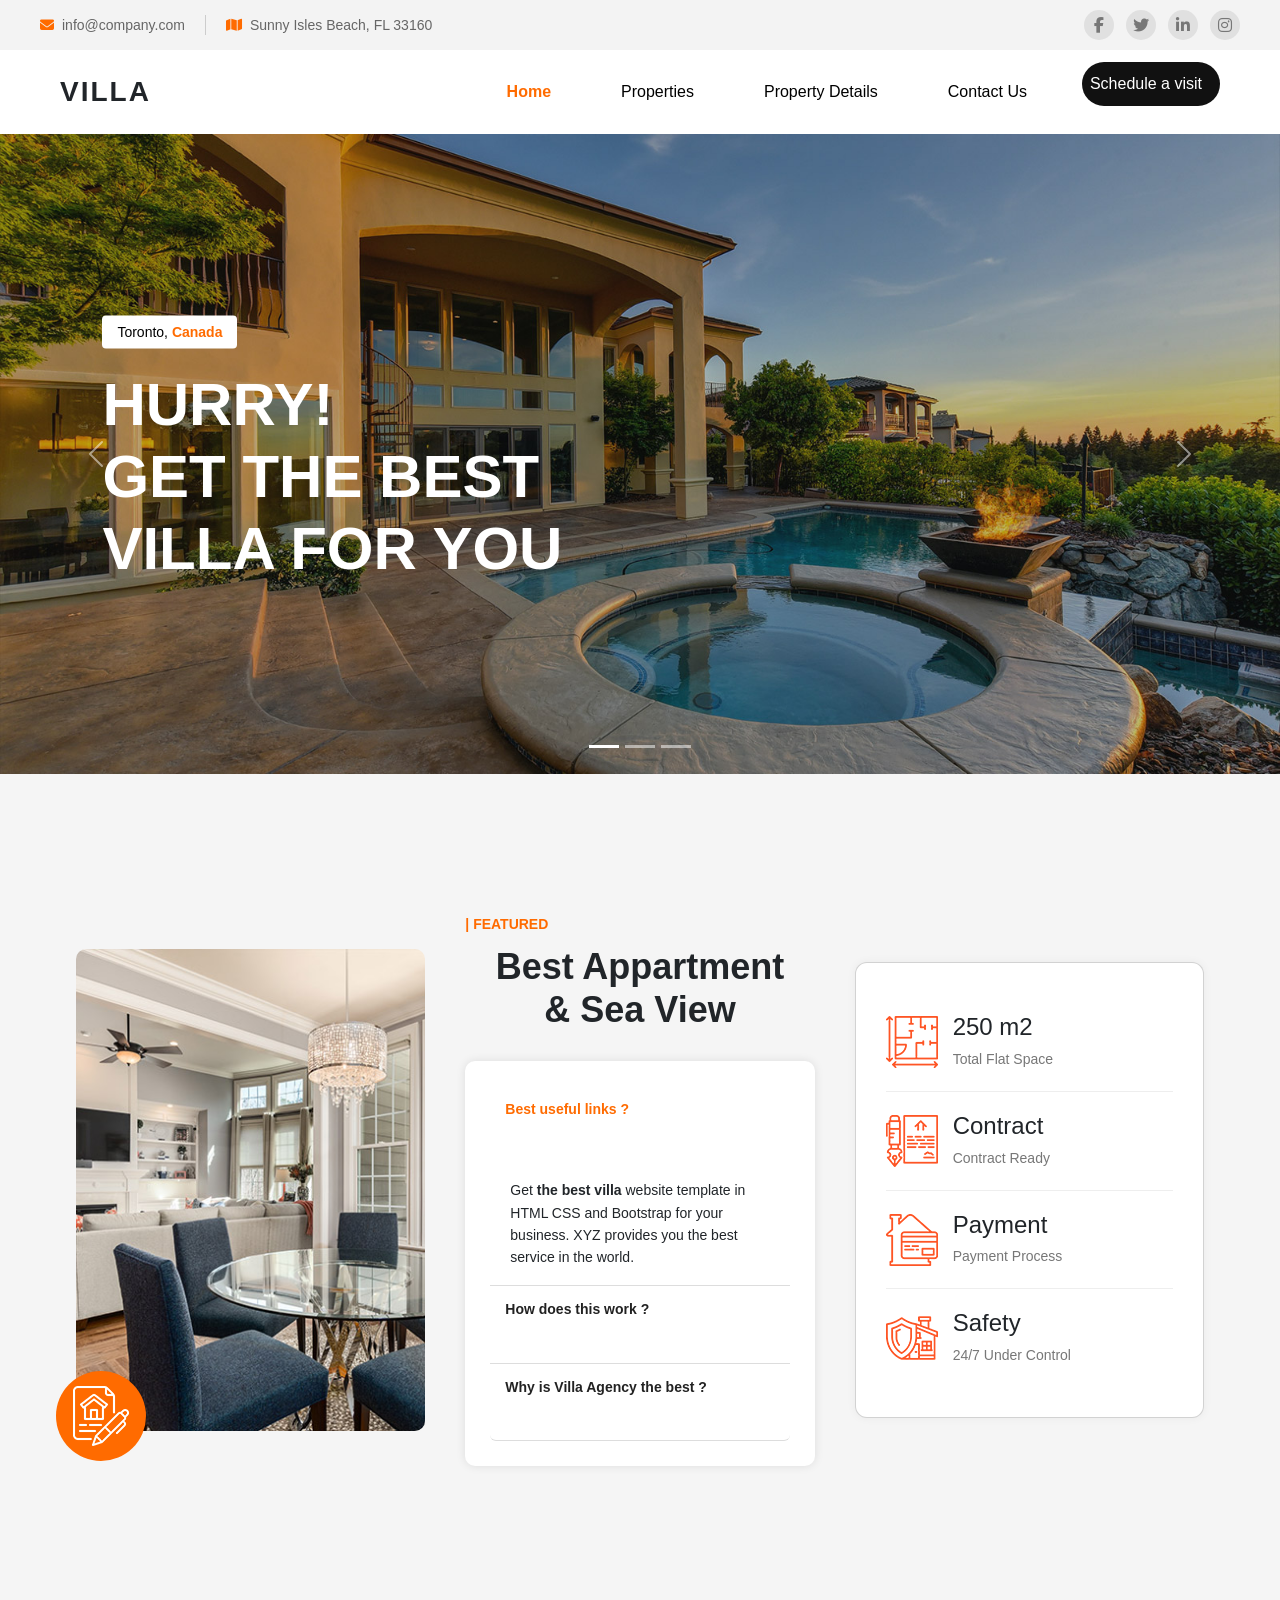
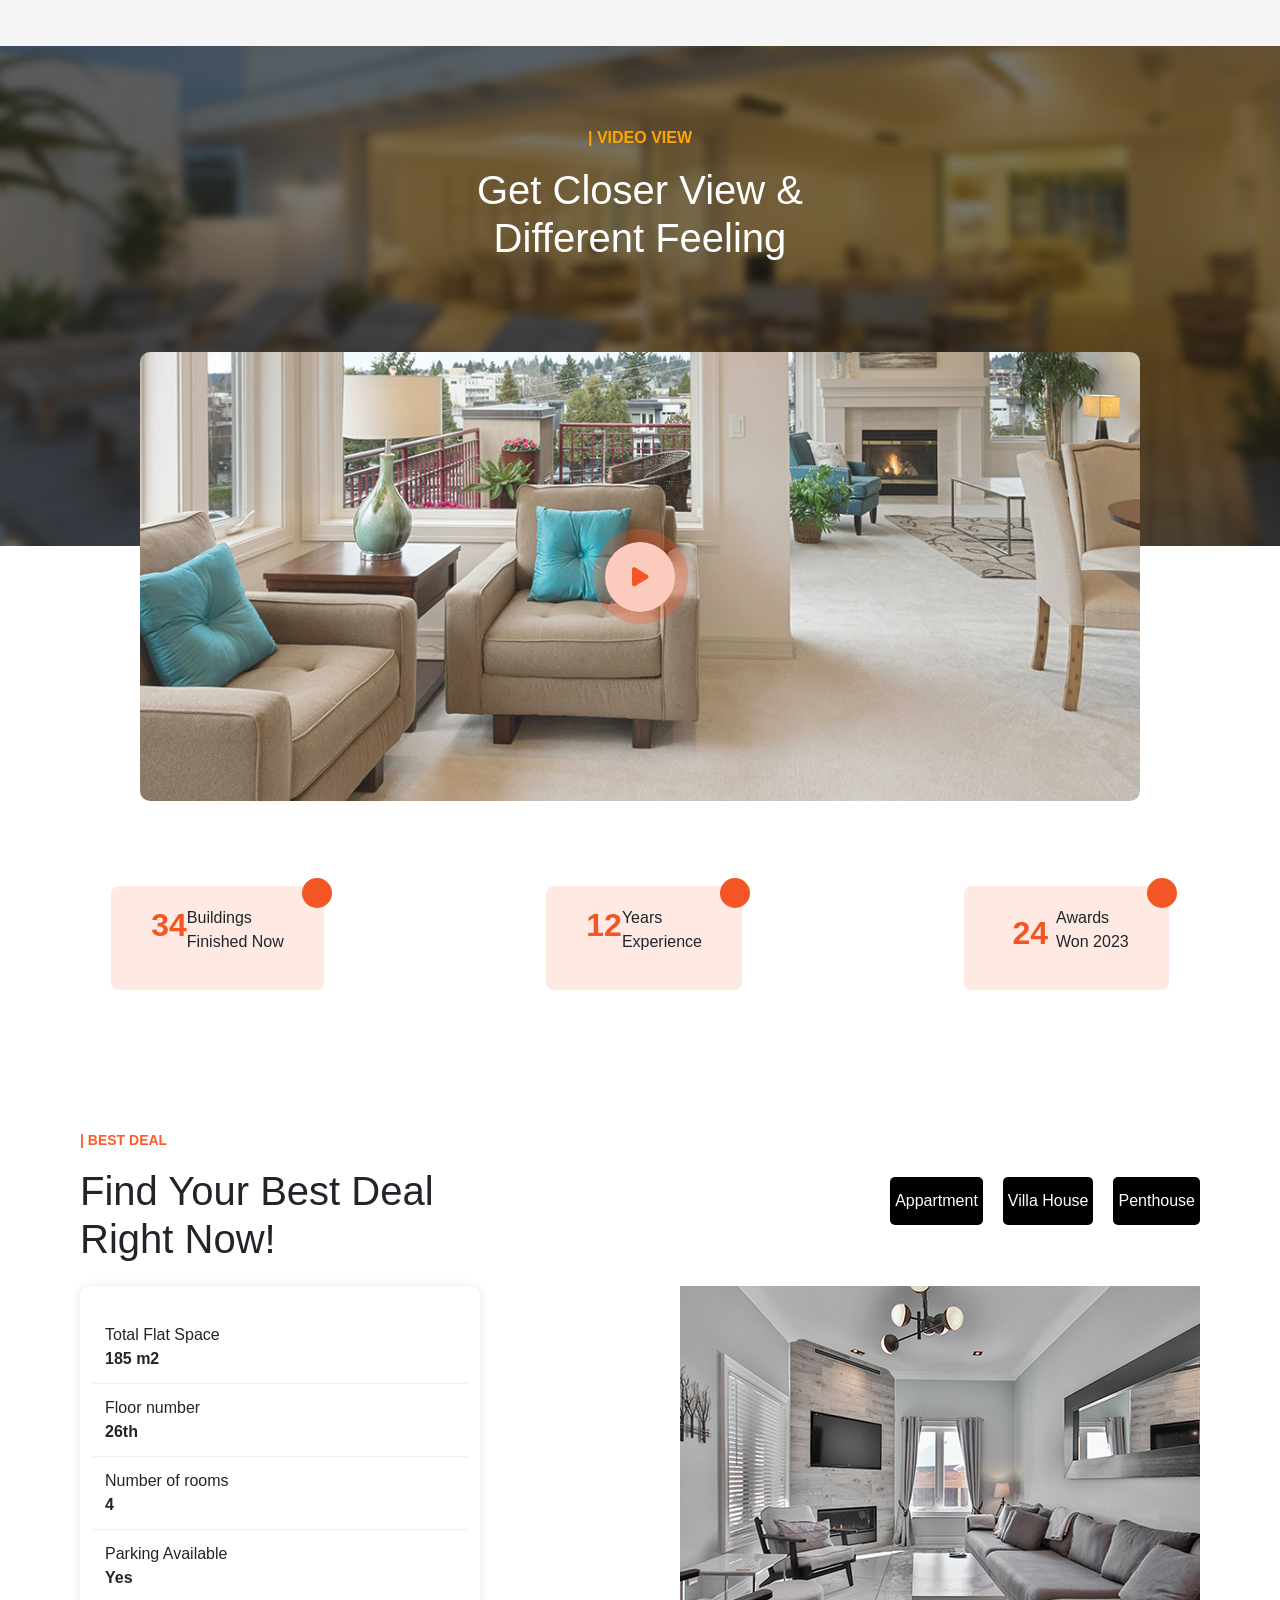
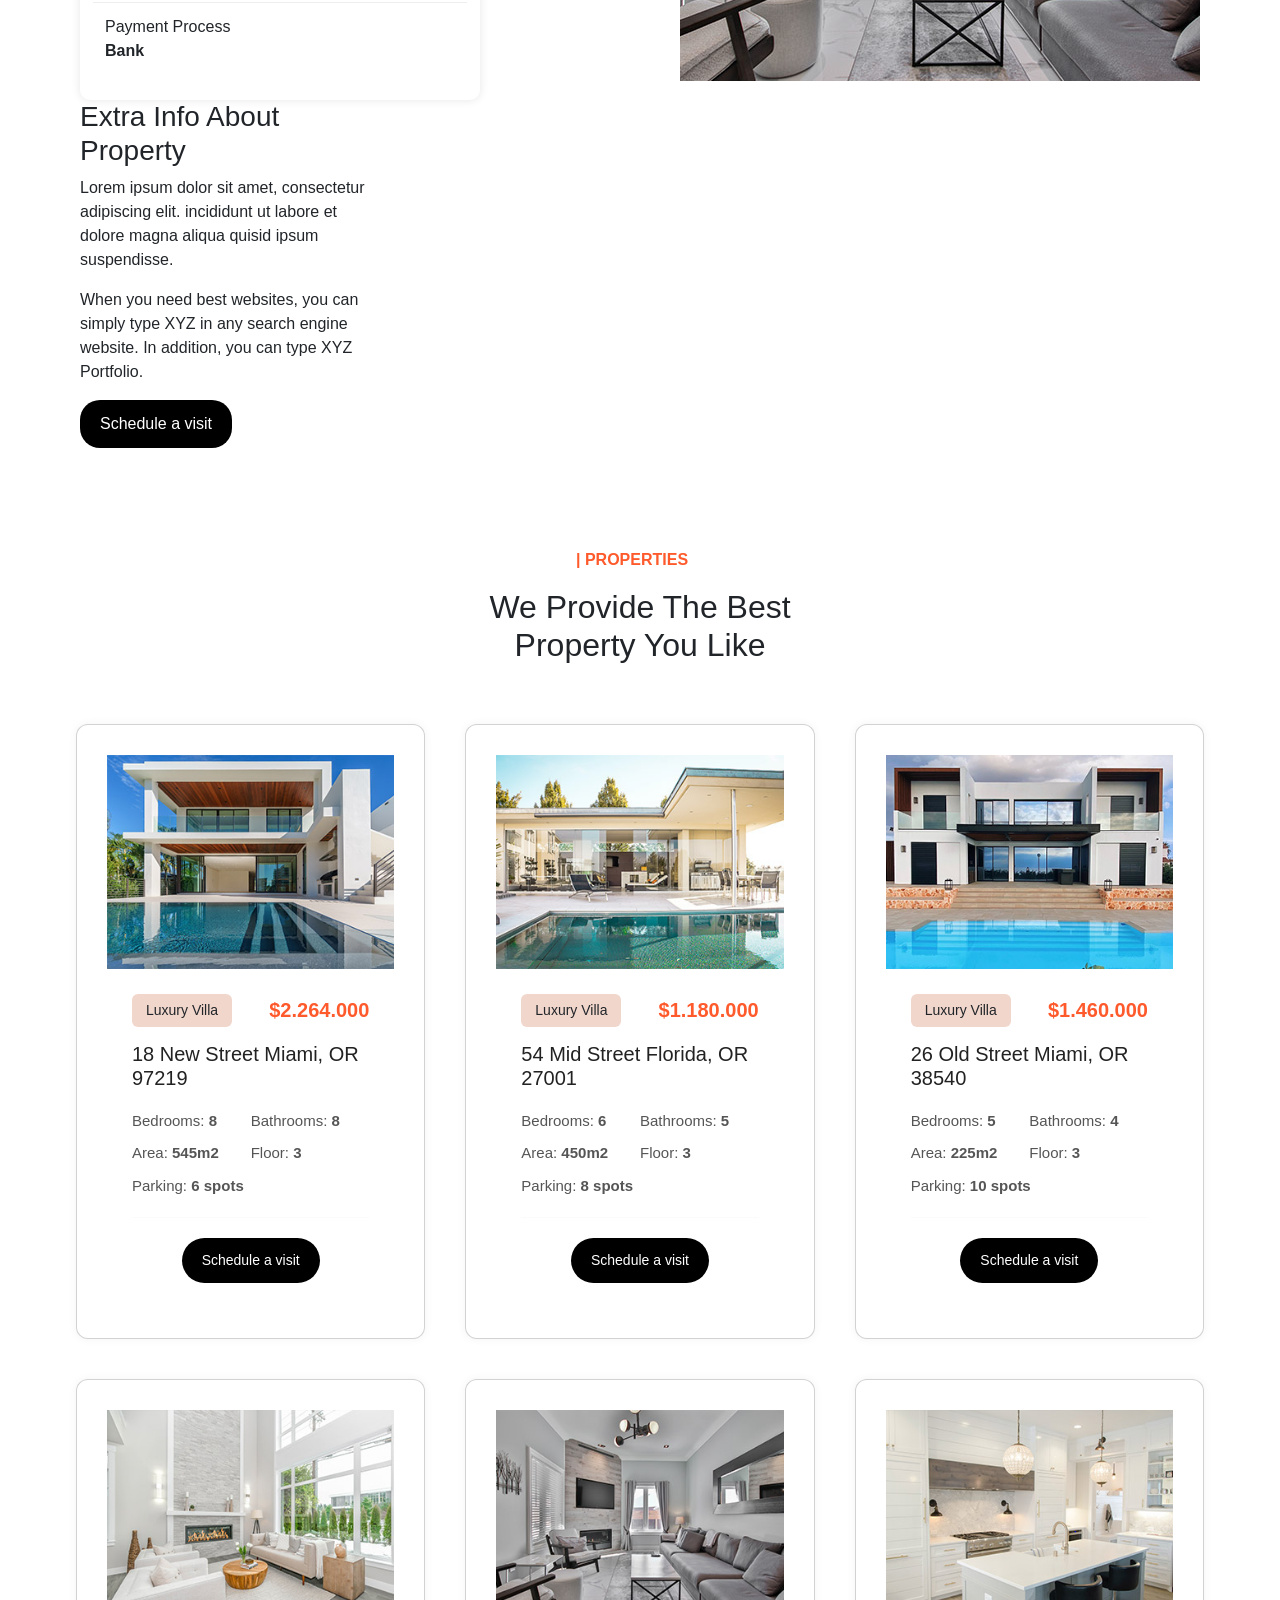
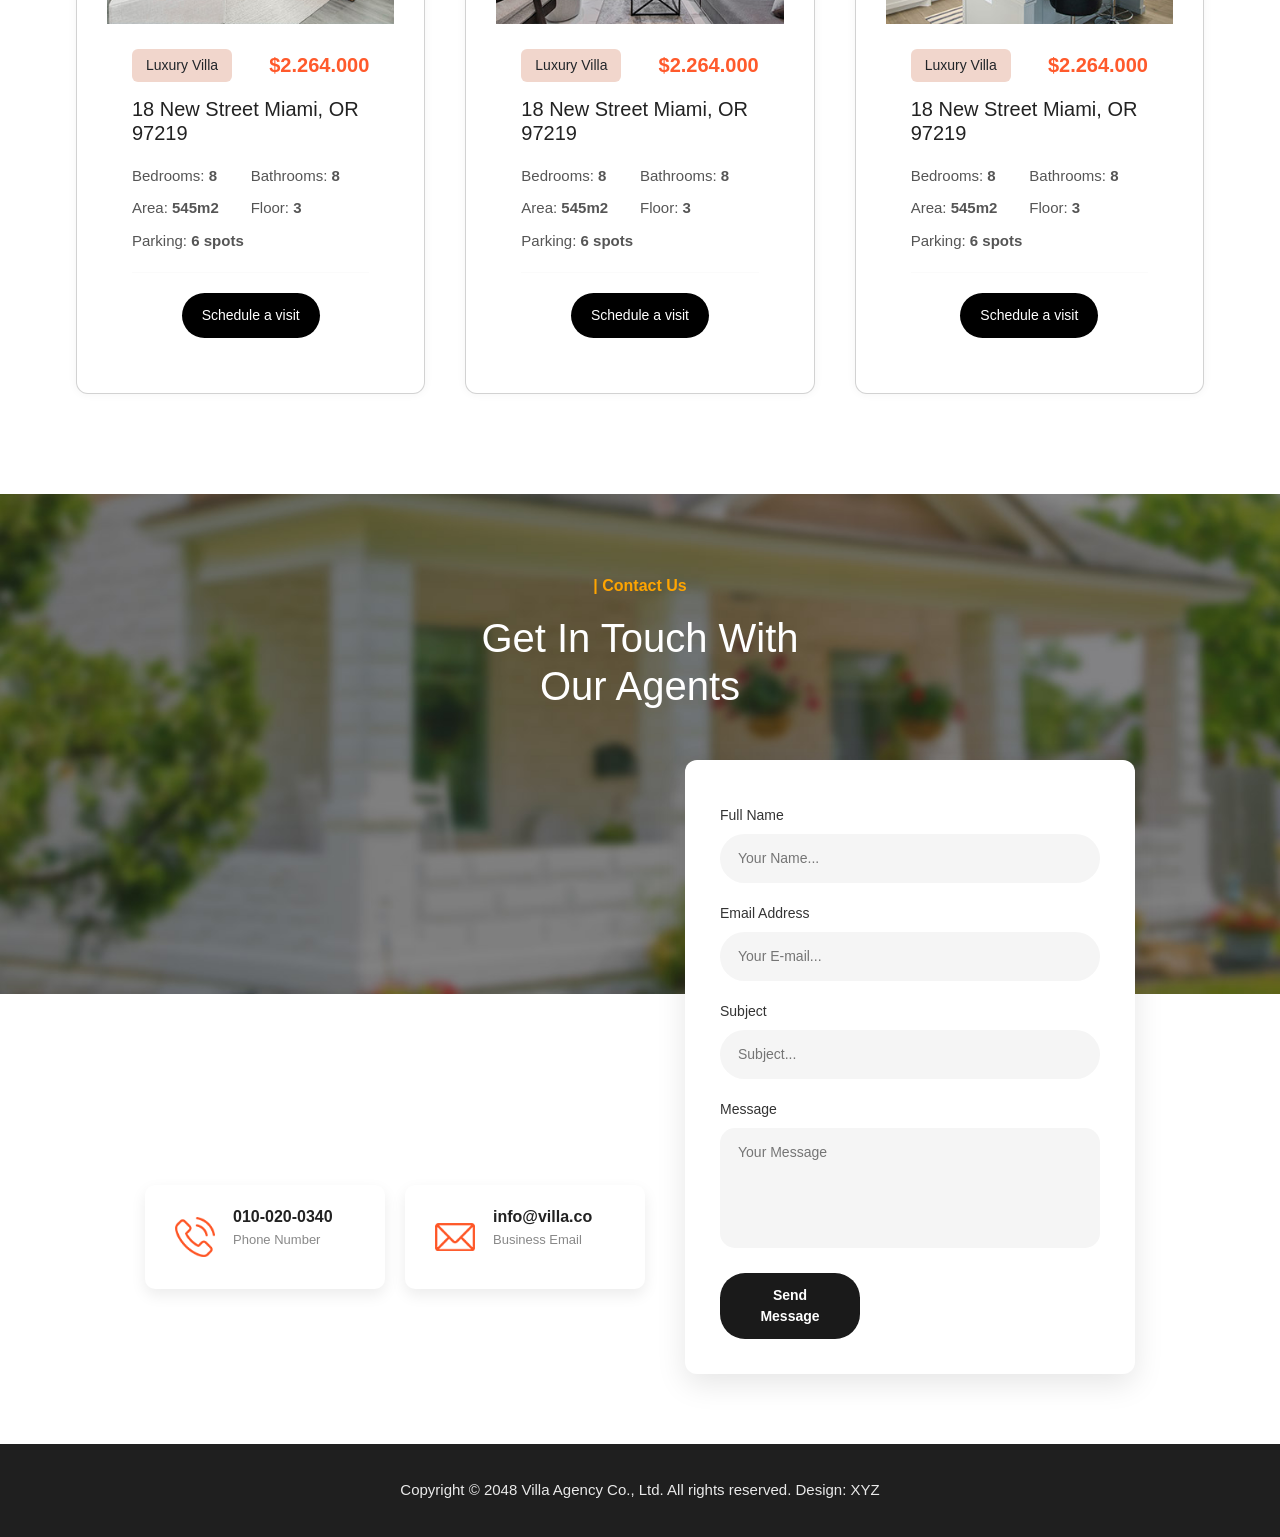
<file: index.html>
<!doctype html>
<html lang="en">

<head>
  <meta charset="UTF-8" />
  <meta name="viewport" content="width=device-width, initial-scale=1.0" />
  <title>VILLA-Home page</title>
  <link rel="stylesheet" href="https://cdn.jsdelivr.net/npm/bootstrap@5.3.8/dist/css/bootstrap.min.css" />
  <link rel="stylesheet" href="https://cdnjs.cloudflare.com/ajax/libs/font-awesome/6.5.0/css/all.min.css" />
  <link rel="stylesheet" href="styles.css" />

  <script src="https://cdn.jsdelivr.net/npm/bootstrap@5.3.8/dist/js/bootstrap.min.js"
    integrity="sha384-G/EV+4j2dNv+tEPo3++6LCgdCROaejBqfUeNjuKAiuXbjrxilcCdDz6ZAVfHWe1Y"
    crossorigin="anonymous"></script>
</head>

<body>
  <div class="top-navbar ">
    <div class="left-section">
      <div class="contact-item">
        <i class="fas fa-envelope"></i>
        <span>info@company.com</span>
      </div>

      <div class="divider"></div>

      <div class="contact-item">
        <i class="fas fa-map"></i>
        <span>Sunny Isles Beach, FL 33160</span>
      </div>
    </div>

    <div class="right-section">
      <a href="#"><i class="fab fa-facebook-f"></i></a>
      <a href="#"><i class="fab fa-twitter"></i></a>
      <a href="#"><i class="fab fa-linkedin-in"></i></a>
      <a href="#"><i class="fab fa-instagram"></i></a>
    </div>
  </div>
  <header class="main-header">
    <div class="logo">VILLA</div>

    <nav class="nav-menu">
      <a href="index.html" class="nav-menu nav-link active">Home</a>
      <a href="properties.html" class="nav-menu nav-link">Properties</a>
      <a href="property-details.html" class="nav-menu nav-link">Property Details</a>
      <a href="contact-us.html" class="nav-menu nav-link">Contact Us</a>

      <a href="#" class="schedule-btn"> Schedule a visit </a>
    </nav>
  </header>
  <div id="carouselExampleIndicators" class="carousel slide">
    <div class="carousel-indicators">
      <button type="button" data-bs-target="#carouselExampleIndicators" data-bs-slide-to="0" class="active"
        aria-current="true" aria-label="Slide 1"></button>
      <button type="button" data-bs-target="#carouselExampleIndicators" data-bs-slide-to="1"
        aria-label="Slide 2"></button>
      <button type="button" data-bs-target="#carouselExampleIndicators" data-bs-slide-to="2"
        aria-label="Slide 3"></button>
    </div>
    <div class="carousel-inner">
      <div class="carousel-item active position-relative">
        <img src="./Images/banner-01.jpg" class="d-block w-100" alt="Slide 1" />

        <div class="overlay"></div>

        <div class="carousel-caption text-start custom-caption">
          <span class="location-badge">
            Toronto, <span class="highlight">Canada</span>
          </span>

          <h1 class="banner-title">
            HURRY! <br />
            GET THE BEST <br />
            VILLA FOR YOU
          </h1>
        </div>
      </div>

      <div class="carousel-item position-relative">
        <img src="./Images/banner-02.jpg" class="d-block w-100" alt="Slide 2" />

        <div class="overlay"></div>

        <div class="carousel-caption text-start custom-caption">
          <span class="location-badge">
            Toronto, <span class="highlight">Canada</span>
          </span>

          <h1 class="banner-title">
            HURRY! <br />
            GET THE BEST <br />
            VILLA FOR YOU
          </h1>
        </div>
      </div>

      <div class="carousel-item position-relative">
        <img src="./Images/banner-03.jpg" class="d-block w-100" alt="Slide 3" />

        <div class="overlay"></div>

        <div class="carousel-caption text-start custom-caption">
          <span class="location-badge">
            Toronto, <span class="highlight">Canada</span>
          </span>

          <h1 class="banner-title">
            HURRY! <br />
            GET THE BEST <br />
            VILLA FOR YOU
          </h1>
        </div>
      </div>
    </div>
    <button class="carousel-control-prev" type="button" data-bs-target="#carouselExampleIndicators"
      data-bs-slide="prev">
      <span class="carousel-control-prev-icon" aria-hidden="true"></span>
      <span class="visually-hidden">Previous</span>
    </button>
    <button class="carousel-control-next" type="button" data-bs-target="#carouselExampleIndicators"
      data-bs-slide="next">
      <span class="carousel-control-next-icon" aria-hidden="true"></span>
      <span class="visually-hidden">Next</span>
    </button>
  </div>
  <section class="featured">
    <div class="container">
      <div class="left">
        <img src="./Images/featured.jpg" alt="featured" class="main-img" />

        <div class="floating-icon">
          <img src="./Images/featured-icon.png" alt="featured icon" />
        </div>
      </div>

      <div class="center">
        <p class="label">| FEATURED</p>

        <h2>
          Best Appartment <br />
          & Sea View
        </h2>

        <div class="info-box">

          <div class="accordion" id="featuredAccordion">

            <div class="accordion-item">
              <h2 class="accordion-header">
                <button class="accordion-button" type="button" data-bs-toggle="collapse" data-bs-target="#featureOne">

                  Best useful links ?
                </button>
              </h2>

              <div id="featureOne" class="accordion-collapse collapse show" data-bs-parent="#featuredAccordion">

                <div class="accordion-body">
                  Get <strong>the best villa</strong> website template in HTML CSS
                  and Bootstrap for your business. XYZ provides you the
                  best service in the world.
                </div>

              </div>
            </div>


            <div class="accordion-item">
              <h2 class="accordion-header">
                <button class="accordion-button collapsed" type="button" data-bs-toggle="collapse"
                  data-bs-target="#featureTwo">

                  How does this work ?
                </button>
              </h2>

              <div id="featureTwo" class="accordion-collapse collapse" data-bs-parent="#featuredAccordion">

                <div class="accordion-body">
                  This template is built using HTML, CSS and Bootstrap.
                  You can easily customize it for your real estate business.
                </div>

              </div>
            </div>


            <div class="accordion-item">
              <h2 class="accordion-header">
                <button class="accordion-button collapsed" type="button" data-bs-toggle="collapse"
                  data-bs-target="#featureThree">

                  Why is Villa Agency the best ?
                </button>
              </h2>

              <div id="featureThree" class="accordion-collapse collapse" data-bs-parent="#featuredAccordion">

                <div class="accordion-body">
                  Villa Agency provides high quality real estate services,
                  modern design templates and easy customization options.
                </div>

              </div>
            </div>

          </div>

        </div>
      </div>

      <div class="right">
        <div class="card">
          <div class="item">
            <img src="./Images/info-icon-01.png" alt="info-icon-01" />
            <div>
              <h4>250 m2</h4>
              <span>Total Flat Space</span>
            </div>
          </div>

          <div class="item">
            <img src="./Images/info-icon-02.png" alt="info-icon-02" />
            <div>
              <h4>Contract</h4>
              <span>Contract Ready</span>
            </div>
          </div>

          <div class="item">
            <img src="./Images/info-icon-03.png" alt="info-icon-03" />
            <div>
              <h4>Payment</h4>
              <span>Payment Process</span>
            </div>
          </div>

          <div class="item">
            <img src="./Images/info-icon-04.png" alt="info-icon-04" />
            <div>
              <h4>Safety</h4>
              <span>24/7 Under Control</span>
            </div>
          </div>
        </div>
      </div>
    </div>
  </section>

  <div class="video-section">
    <div class="title">
      <p class="small-title">| VIDEO VIEW</p>
      <h1 class="small-title-2">
        Get Closer View & <br />
        Different Feeling
      </h1>
    </div>

    <div class="video-box">
      <img src="./Images/video-frame.jpg" alt="video frame" />
      <div class="play-button">
        <i class="fas fa-play"></i>
      </div>
    </div>
  </div>

  <div class="stats">
    <div class="stat">
      <span class="dot"></span>
      <div class="stat-inform d-flex flex-row">
        <h2>34</h2>
        <p class="d-flex justify-content-between">
          Buildings
          <br />
          Finished Now
        </p>
      </div>
    </div>

    <div class="stat">
      <span class="dot"></span>
      <div class="stat-inform d-flex flex-row">
        <h2>12</h2>
        <p class="d-flex justify-content-between">
          Years
          <br />
          Experience
        </p>
      </div>
    </div>

    <div class="stat">
      <span class="dot"></span>
      <div class="stat-inform d-flex flex-row">
        <h2 class="m-2">24</h2>
        <p class="d-flex justify-content-between">
          Awards
          <br />
          Won 2023
        </p>
      </div>
    </div>
  </div>

  <div class="section">
    <div class="top">
      <div class="title">
        <p class="small">| BEST DEAL</p>
        <h1>Find Your Best Deal<br />Right Now!</h1>
      </div>

      <div class="buttons">
        <button>Appartment</button>
        <button>Villa House</button>
        <button>Penthouse</button>
      </div>
    </div>

    <div class="content">
      <div class="info-box">
        <div class="row">
          <span>Total Flat Space</span>
          <b>185 m2</b>
        </div>

        <div class="row">
          <span>Floor number</span>
          <b>26th</b>
        </div>

        <div class="row">
          <span>Number of rooms</span>
          <b>4</b>
        </div>

        <div class="row">
          <span>Parking Available</span>
          <b>Yes</b>
        </div>

        <div class="row">
          <span>Payment Process</span>
          <b>Bank</b>
        </div>
      </div>

      <div class="image deal">
        <img src="./Images/deal-01.jpg" />
      </div>

      <div class="extra">
        <h3>Extra Info About Property</h3>

        <p>
          Lorem ipsum dolor sit amet, consectetur adipiscing elit. incididunt
          ut labore et dolore magna aliqua quisid ipsum suspendisse.
        </p>

        <p>
          When you need best websites, you can simply type XYZ in any search
          engine website. In addition, you can type XYZ Portfolio.
        </p>

        <button class="visit">Schedule a visit</button>
      </div>
    </div>
  </div>

  <section class="Properties-card">
    <div class="Properties-title">
      <p class="small-heading">| PROPERTIES</p>
      <h2 class="small-heading-2">
        We Provide The Best<br />Property You Like
      </h2>
    </div>
    <div class="container">
      <!-- Card 1 -->
      <div class="card">
        <div class="image">
          <img src="./Images/property-01.jpg" alt="" />
        </div>

        <div class="card-body">
          <div class="top">
            <span class="tag">Luxury Villa</span>
            <span class="price">$2.264.000</span>
          </div>

          <h3>18 New Street Miami, OR 97219</h3>

          <div class="details">
            <span>Bedrooms: <b>8</b></span>
            <span>Bathrooms: <b>8</b></span>
            <span>Area: <b>545m2</b></span>
            <span>Floor: <b>3</b></span>
            <span>Parking: <b>6 spots</b></span>
          </div>

          <hr />

          <button class="card-bottons rounded-5">Schedule a visit</button>
        </div>
      </div>

      <!-- Card 2 -->
      <div class="card">
        <div class="image">
          <img src="./Images/property-02.jpg" alt="" />
        </div>

        <div class="card-body">
          <div class="top">
            <span class="tag">Luxury Villa</span>
            <span class="price">$1.180.000</span>
          </div>

          <h3>54 Mid Street Florida, OR 27001</h3>

          <div class="details">
            <span>Bedrooms: <b>6</b></span>
            <span>Bathrooms: <b>5</b></span>
            <span>Area: <b>450m2</b></span>
            <span>Floor: <b>3</b></span>
            <span>Parking: <b>8 spots</b></span>
          </div>

          <hr />

          <button class="card-bottons rounded-5">Schedule a visit</button>
        </div>
      </div>

      <!-- Card 3 -->
      <div class="card">
        <div class="image">
          <img src="./Images/property-03.jpg" alt="" />
        </div>

        <div class="card-body">
          <div class="top">
            <span class="tag">Luxury Villa</span>
            <span class="price">$1.460.000</span>
          </div>

          <h3>26 Old Street Miami, OR 38540</h3>

          <div class="details">
            <span>Bedrooms: <b>5</b></span>
            <span>Bathrooms: <b>4</b></span>
            <span>Area: <b>225m2</b></span>
            <span>Floor: <b>3</b></span>
            <span>Parking: <b>10 spots</b></span>
          </div>

          <hr />

          <button class="card-bottons rounded-5">Schedule a visit</button>
        </div>
      </div>
      <!-- Card 4 -->
      <div class="card">
        <div class="image">
          <img src="./Images/property-04.jpg" alt="" />
        </div>

        <div class="card-body">
          <div class="top">
            <span class="tag">Luxury Villa</span>
            <span class="price">$2.264.000</span>
          </div>

          <h3>18 New Street Miami, OR 97219</h3>

          <div class="details">
            <span>Bedrooms: <b>8</b></span>
            <span>Bathrooms: <b>8</b></span>
            <span>Area: <b>545m2</b></span>
            <span>Floor: <b>3</b></span>
            <span>Parking: <b>6 spots</b></span>
          </div>

          <hr />

          <button class="card-bottons rounded-5">Schedule a visit</button>
        </div>
      </div>
      <!-- Card 5 -->
      <div class="card">
        <div class="image">
          <img src="./Images/property-05.jpg" alt="" />
        </div>

        <div class="card-body">
          <div class="top">
            <span class="tag">Luxury Villa</span>
            <span class="price">$2.264.000</span>
          </div>

          <h3>18 New Street Miami, OR 97219</h3>

          <div class="details">
            <span>Bedrooms: <b>8</b></span>
            <span>Bathrooms: <b>8</b></span>
            <span>Area: <b>545m2</b></span>
            <span>Floor: <b>3</b></span>
            <span>Parking: <b>6 spots</b></span>
          </div>

          <hr />

          <button class="card-bottons rounded-5">Schedule a visit</button>
        </div>
      </div>
      <!-- Card 6 -->
      <div class="card">
        <div class="image">
          <img src="./Images/property-06.jpg" alt="" />
        </div>

        <div class="card-body">
          <div class="top">
            <span class="tag">Luxury Villa</span>
            <span class="price">$2.264.000</span>
          </div>

          <h3>18 New Street Miami, OR 97219</h3>

          <div class="details">
            <span>Bedrooms: <b>8</b></span>
            <span>Bathrooms: <b>8</b></span>
            <span>Area: <b>545m2</b></span>
            <span>Floor: <b>3</b></span>
            <span>Parking: <b>6 spots</b></span>
          </div>

          <hr />

          <button class="card-bottons rounded-5">Schedule a visit</button>
        </div>
      </div>
    </div>
  </section>

  <div class="contact-section">
    <div class="title">
      <p class="small-title">| Contact Us</p>
      <h1 class="small-title-2">
        Get In Touch With <br />
        Our Agents
      </h1>
    </div>
    <div class="contact-container">

      <div class="map-area">

        <div class="map-box">
          <iframe src="https://www.google.com/maps?q=Sunny+Isles+Beach&output=embed">
          </iframe>
        </div>

        <div class="contact-info">

          <div class="info-card">
            <img src="./Images/phone-icon.png" class="icon">

            <div class="info-text">
              <h3>010-020-0340</h3>
              <p>Phone Number</p>
            </div>
          </div>

          <div class="info-card">
            <img src="./Images/email-icon.png" class="icon">

            <div class="info-text">
              <h3>info@villa.co</h3>
              <p>Business Email</p>
            </div>
          </div>

        </div>

      </div>

      <div class="form-box">
        <form>
          <label>Full Name</label>
          <input type="text" placeholder="Your Name..." required>

          <label>Email Address</label>
          <input type="email" placeholder="Your E-mail..." required>

          <label>Subject</label>
          <input type="text" placeholder="Subject..." required>

          <label>Message</label>
          <textarea placeholder="Your Message"></textarea>

          <button type="submit">Send Message</button>
        </form>
      </div>

    </div>
  </div>



  <footer class="footer">
    <p>
      Copyright © 2048 Villa Agency Co., Ltd. All rights reserved.
      Design: XYZ
    </p>
  </footer>
</body>

</html>
</file>
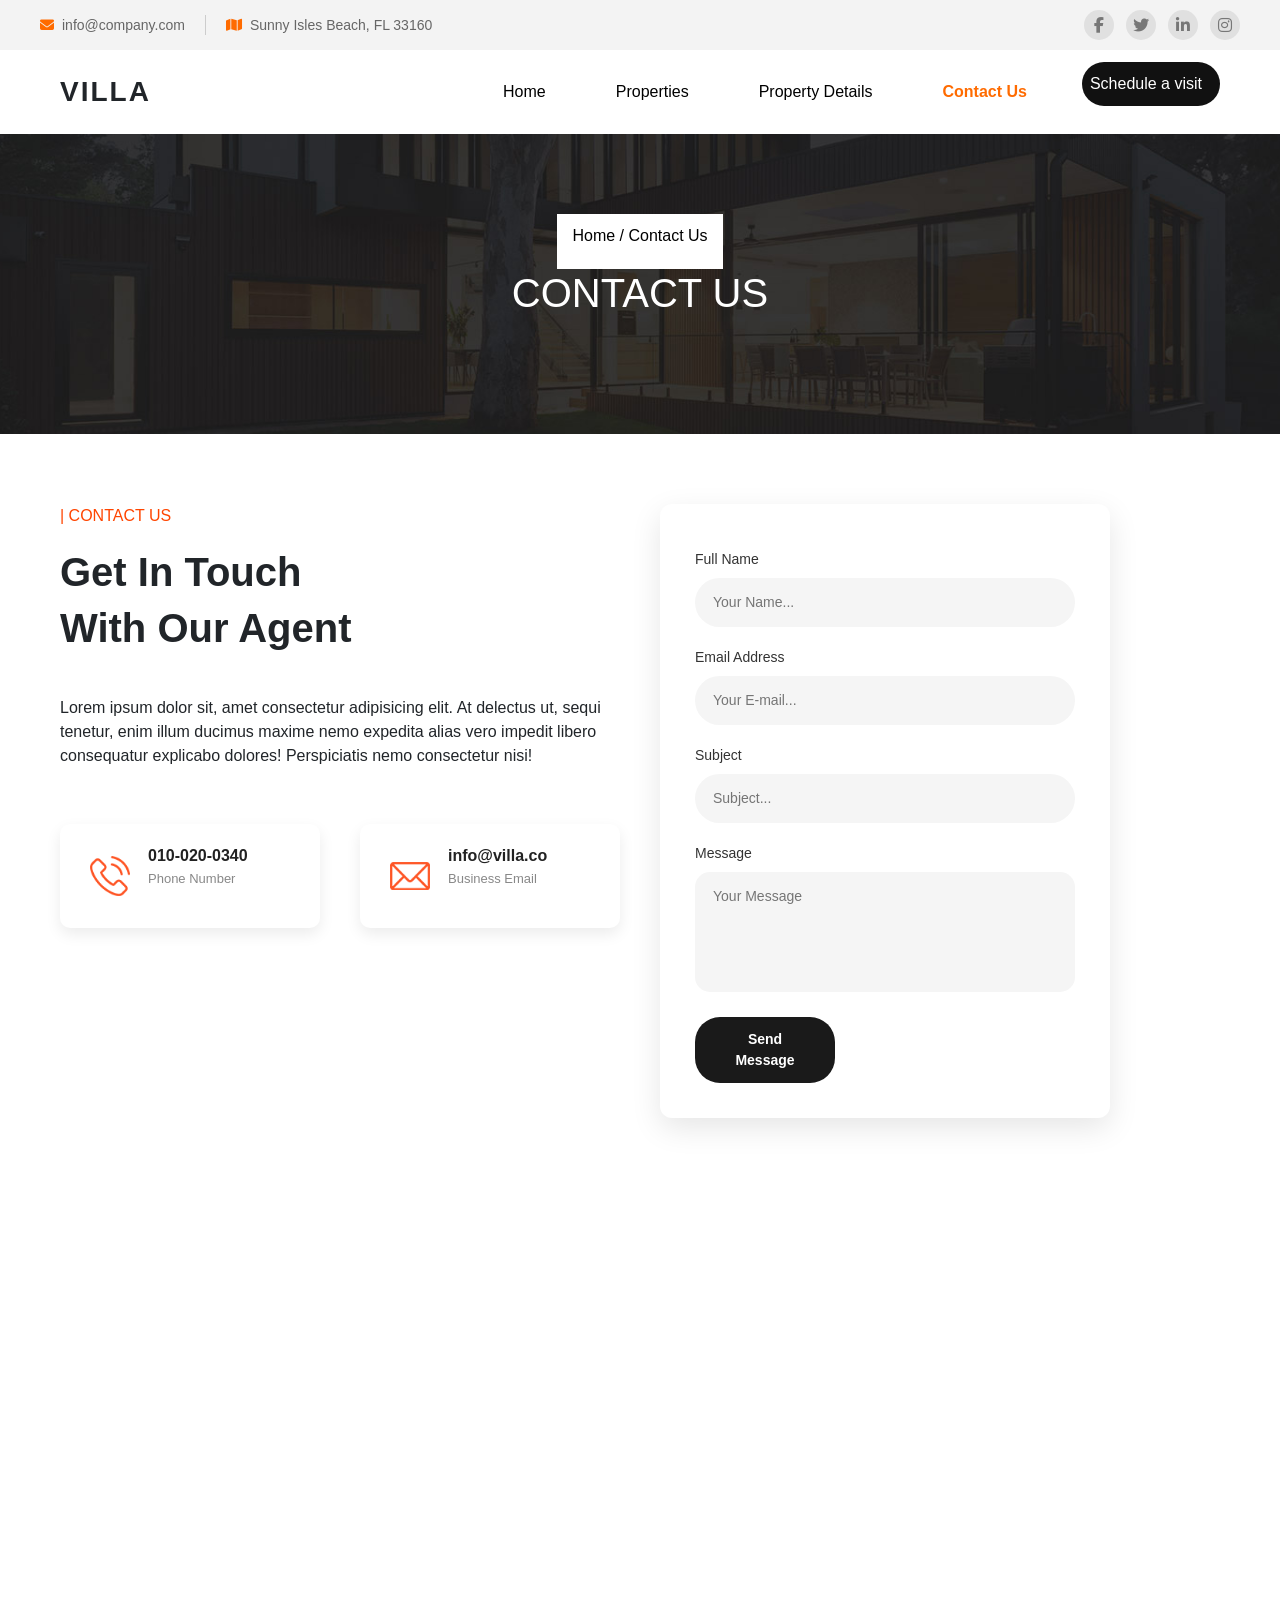
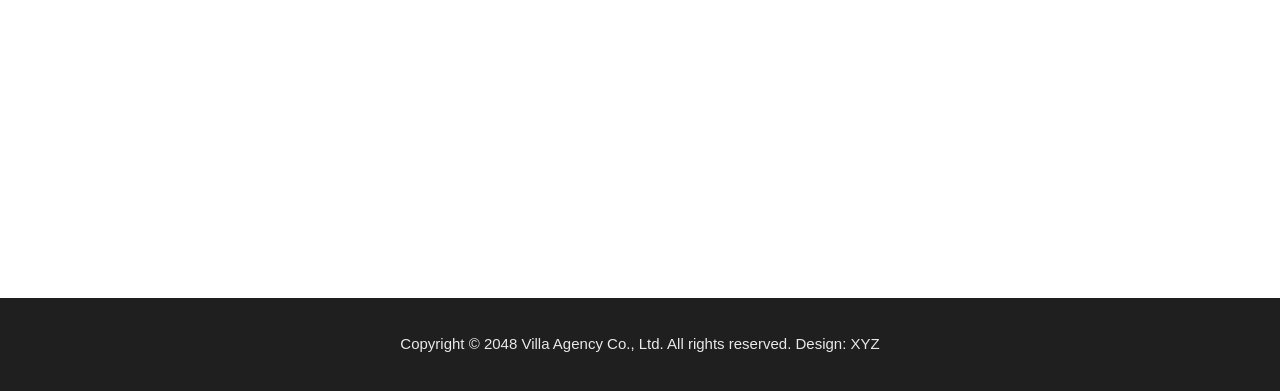
<file: contact-us.html>
<!DOCTYPE html>
<html lang="en">

<head>
  <meta charset="UTF-8">
  <meta name="viewport" content="width=device-width, initial-scale=1.0">
  <title>Contact Us</title>
  <link rel="stylesheet" href="https://cdn.jsdelivr.net/npm/bootstrap@5.3.8/dist/css/bootstrap.min.css" />
  <link rel="stylesheet" href="https://cdnjs.cloudflare.com/ajax/libs/font-awesome/6.5.0/css/all.min.css" />
  <link rel="stylesheet" href="styles.css" />

  <script src="https://cdn.jsdelivr.net/npm/bootstrap@5.3.8/dist/js/bootstrap.min.js"
    integrity="sha384-G/EV+4j2dNv+tEPo3++6LCgdCROaejBqfUeNjuKAiuXbjrxilcCdDz6ZAVfHWe1Y"
    crossorigin="anonymous"></script>
</head>

<body>
  <div class="top-navbar">
    <div class="left-section">
      <div class="contact-item">
        <i class="fas fa-envelope"></i>
        <span>info@company.com</span>
      </div>

      <div class="divider"></div>

      <div class="contact-item">
        <i class="fas fa-map"></i>
        <span>Sunny Isles Beach, FL 33160</span>
      </div>
    </div>

    <div class="right-section">
      <a href="#"><i class="fab fa-facebook-f"></i></a>
      <a href="#"><i class="fab fa-twitter"></i></a>
      <a href="#"><i class="fab fa-linkedin-in"></i></a>
      <a href="#"><i class="fab fa-instagram"></i></a>
    </div>
  </div>
  <header class="main-header">
    <div class="logo">VILLA</div>

    <nav class="nav-menu">
      <a href="index.html" class="nav-menu nav-link">Home</a>
      <a href="properties.html" class="nav-menu nav-link">Properties</a>
      <a href="property-details.html" class="nav-menu nav-link">Property Details</a>
      <a href="contact-us.html" class="nav-menu nav-link active">Contact Us</a>

      <a href="#" class="schedule-btn"> Schedule a visit </a>
    </nav>
  </header>
  <div class="bg-section" style="margin-bottom: 30px;">
    <div class="second-pageheading">
      <p>Home / Contact Us</p>
    </div>
    <div class="banner-title2">
      <h1>CONTACT US</h1>
    </div>
  </div>
<div class="parent-con">

  <!-- LEFT CONTENT -->
  <div class="child1-con">
    <p class="title-con">| CONTACT US</p>

    <h2 class="subtitle-con">
      Get In Touch <br>
      With Our Agent
    </h2>

    <p>
      Lorem ipsum dolor sit, amet consectetur adipisicing elit. At delectus ut,
      sequi tenetur, enim illum ducimus maxime nemo expedita alias vero impedit
      libero consequatur explicabo dolores! Perspiciatis nemo consectetur nisi!
    </p>

    <div class="info-phone-email-con">
      <div class="contact-info-con">

        <div class="info-card">
          <img src="./Images/phone-icon.png" class="icon" />
          <div class="info-text">
            <h3>010-020-0340</h3>
            <p>Phone Number</p>
          </div>
        </div>

        <div class="info-card">
          <img src="./Images/email-icon.png" class="icon" />
          <div class="info-text">
            <h3>info@villa.co</h3>
            <p>Business Email</p>
          </div>
        </div>

      </div>
    </div>
  </div>


  <!-- RIGHT FORM -->
  <div class="child2-con">
    <div class="form-box">
      <form>
        <label>Full Name</label>
        <input type="text" placeholder="Your Name..." required />

        <label>Email Address</label>
        <input type="email" placeholder="Your E-mail..." required />

        <label>Subject</label>
        <input type="text" placeholder="Subject..." required />

        <label>Message</label>
        <textarea placeholder="Your Message"></textarea>

        <button type="submit">Send Message</button>
      </form>
    </div>
  </div>

</div>
    <div class="map-container">
  <iframe 
    src="https://www.google.com/maps?q=Sunny+Isles+Beach&output=embed"
    width="100%" 
    height="500"
    style="border:0;"
    allowfullscreen=""
    loading="lazy">
  </iframe>
</div>
    <footer class="footer-con">
      <p>
        Copyright © 2048 Villa Agency Co., Ltd. All rights reserved.
        Design: XYZ
      </p>
    </footer>
</body>

</html>
</file>
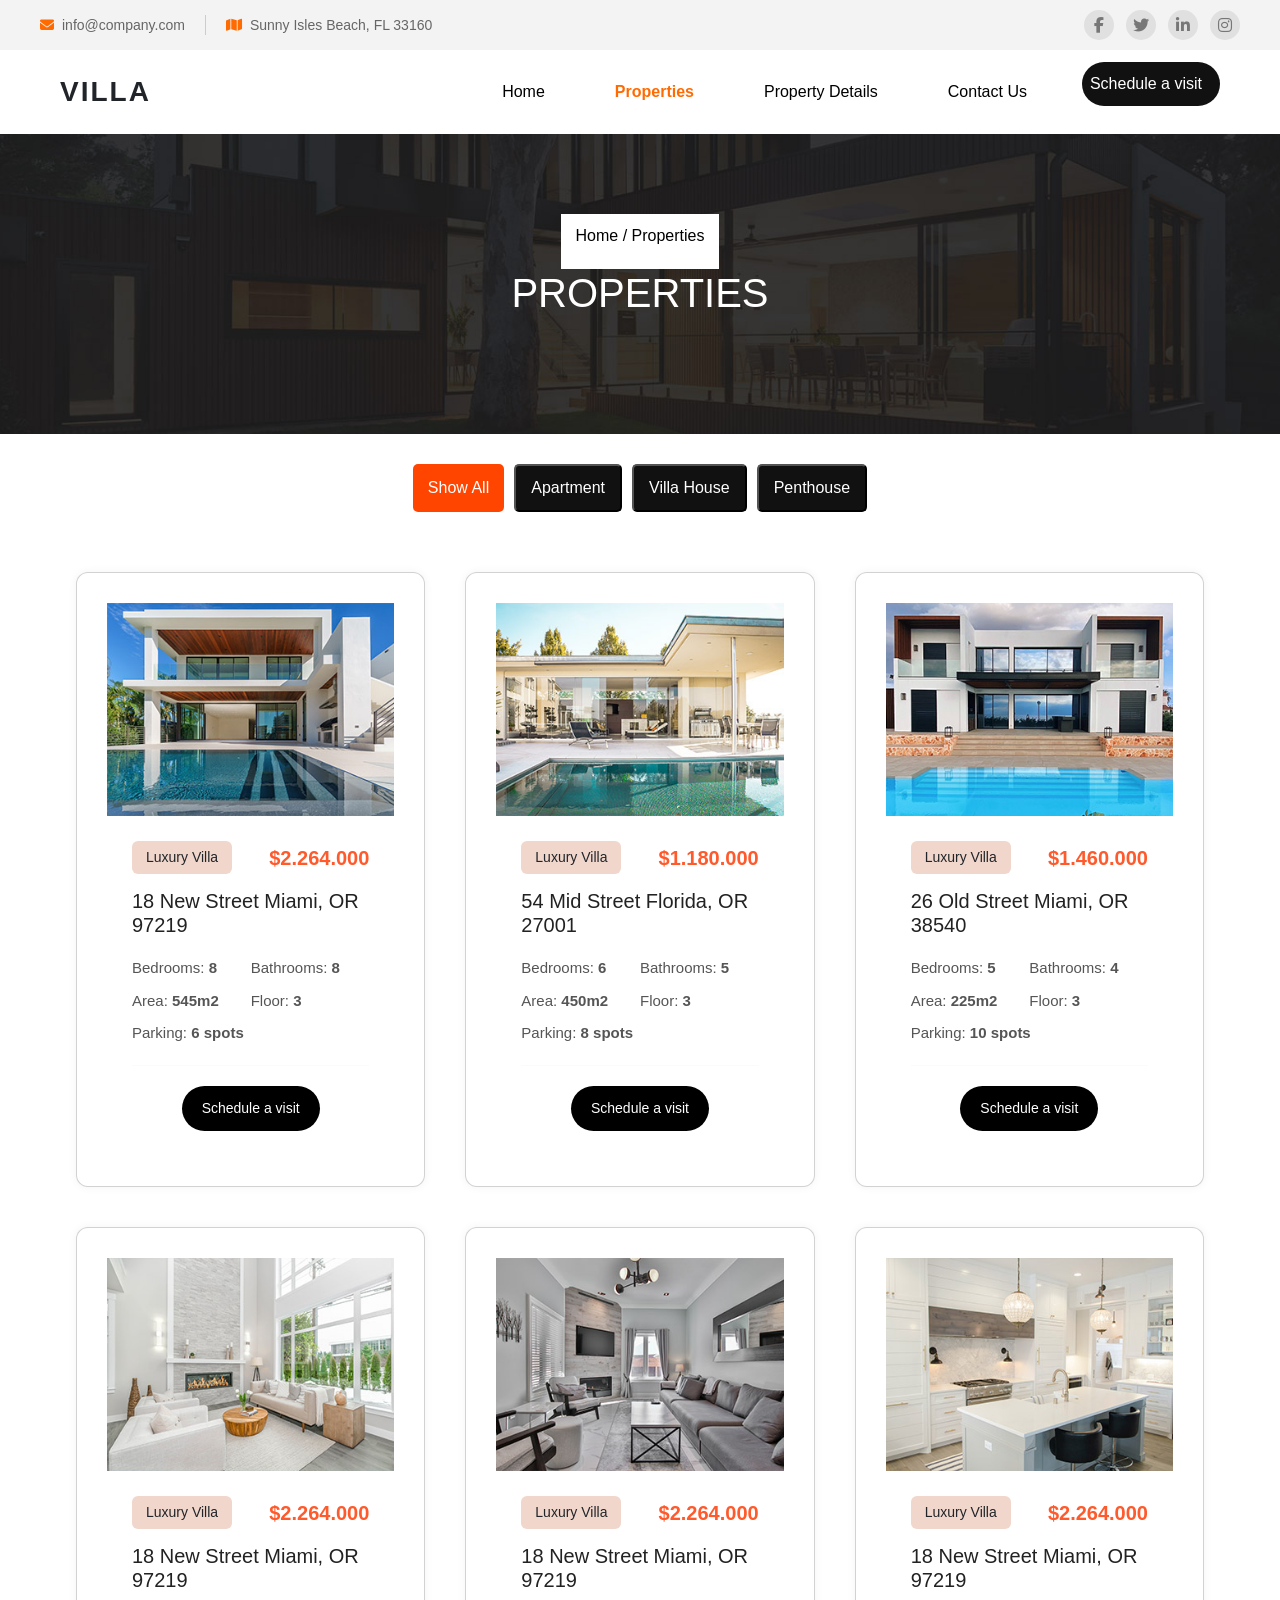
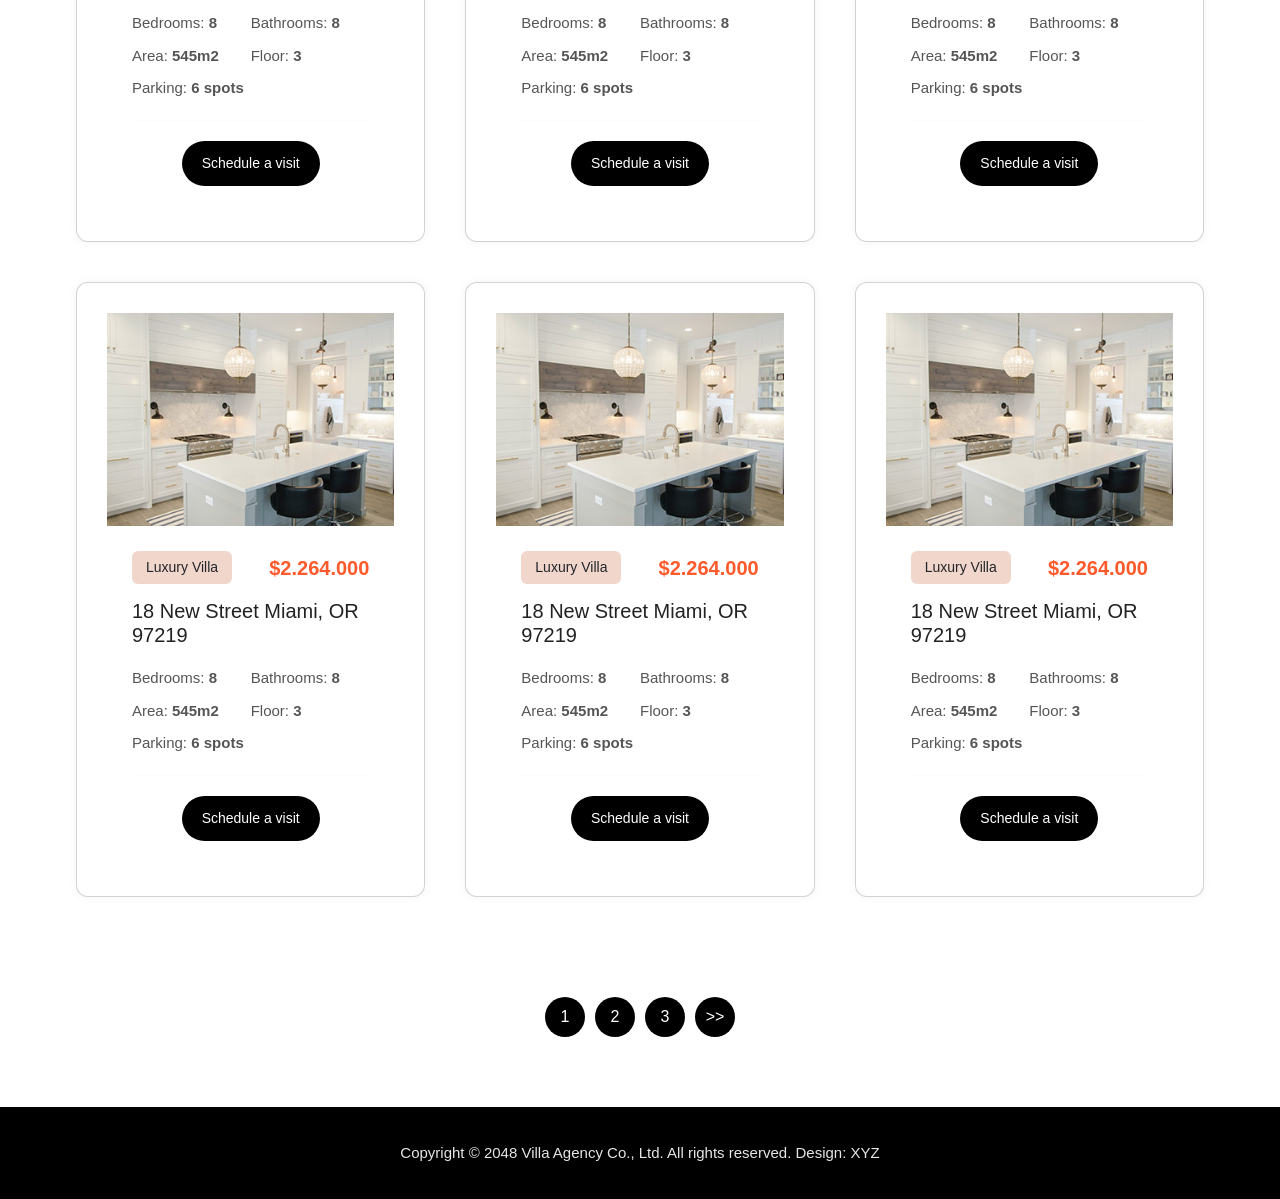
<file: properties.html>
<!DOCTYPE html>
<html lang="en">
<head>
    <meta charset="UTF-8">
    <meta name="viewport" content="width=device-width, initial-scale=1.0">
    <title>Properties</title>
    <link
      rel="stylesheet"
      href="https://cdn.jsdelivr.net/npm/bootstrap@5.3.8/dist/css/bootstrap.min.css"
    />
    <link
      rel="stylesheet"
      href="https://cdnjs.cloudflare.com/ajax/libs/font-awesome/6.5.0/css/all.min.css"
    />
    <link rel="stylesheet" href="styles.css">
    
</head>
<body>
    <div class="top-navbar">
      <div class="left-section">
        <div class="contact-item">
          <i class="fas fa-envelope"></i>
          <span>info@company.com</span>
        </div>

        <div class="divider"></div>

        <div class="contact-item">
          <i class="fas fa-map"></i>
          <span>Sunny Isles Beach, FL 33160</span>
        </div>
      </div>

      <div class="right-section">
        <a href="#"><i class="fab fa-facebook-f"></i></a>
        <a href="#"><i class="fab fa-twitter"></i></a>
        <a href="#"><i class="fab fa-linkedin-in"></i></a>
        <a href="#"><i class="fab fa-instagram"></i></a>
      </div>
    </div>
    <div>
    <header class="main-header">
      <div class="logo">VILLA</div>

      <nav class="nav-menu">
        <a href="index.html" class="nav-menu nav-link">Home</a>
        <a href="properties.html" class="nav-menu nav-link active">Properties</a>
        <a href="property-details.html" class="nav-menu nav-link">Property Details</a>
        <a href="contact-us.html" class="nav-menu nav-link">Contact Us</a>

        <a href="#" class="schedule-btn"> Schedule a visit </a>
      </nav>
      </div>
    </header>

    <div class="bg-section" style="margin-bottom: 30px;">
        <div class="second-pageheading">
          <p>Home / Properties</p>
        </div>
        <div class="banner-title2">
          <h1>PROPERTIES</h1>
        </div>
    </div>
    <section>
        <div class="proper-buttton" style="display: flex;justify-content: center;gap: 10px;">
            <button class="button-proper">Show All</button>
            <button class="pro-button">Apartment</button>
            <button class="pro-button">Villa House</button>
            <button class="pro-button">Penthouse</button>
        </div>

        <div class="container">
        <!-- Card 1 -->
        <div class="card">
          <div class="image">
            <img src="./Images/property-01.jpg" alt="" />
          </div>

          <div class="card-body">
            <div class="top">
              <span class="tag">Luxury Villa</span>
              <span class="price">$2.264.000</span>
            </div>

            <h3>18 New Street Miami, OR 97219</h3>

            <div class="details">
              <span>Bedrooms: <b>8</b></span>
              <span>Bathrooms: <b>8</b></span>
              <span>Area: <b>545m2</b></span>
              <span>Floor: <b>3</b></span>
              <span>Parking: <b>6 spots</b></span>
            </div>

            <hr />

            <button class="card-bottons rounded-5">Schedule a visit</button>
          </div>
        </div>

        <!-- Card 2 -->
        <div class="card">
          <div class="image">
            <img src="./Images/property-02.jpg" alt="" />
          </div>

          <div class="card-body">
            <div class="top">
              <span class="tag">Luxury Villa</span>
              <span class="price">$1.180.000</span>
            </div>

            <h3>54 Mid Street Florida, OR 27001</h3>

            <div class="details">
              <span>Bedrooms: <b>6</b></span>
              <span>Bathrooms: <b>5</b></span>
              <span>Area: <b>450m2</b></span>
              <span>Floor: <b>3</b></span>
              <span>Parking: <b>8 spots</b></span>
            </div>

            <hr />

            <button class="card-bottons rounded-5">Schedule a visit</button>
          </div>
        </div>

        <!-- Card 3 -->
        <div class="card">
          <div class="image">
            <img src="./Images/property-03.jpg" alt="" />
          </div>

          <div class="card-body">
            <div class="top">
              <span class="tag">Luxury Villa</span>
              <span class="price">$1.460.000</span>
            </div>

            <h3>26 Old Street Miami, OR 38540</h3>

            <div class="details">
              <span>Bedrooms: <b>5</b></span>
              <span>Bathrooms: <b>4</b></span>
              <span>Area: <b>225m2</b></span>
              <span>Floor: <b>3</b></span>
              <span>Parking: <b>10 spots</b></span>
            </div>

            <hr />

            <button class="card-bottons rounded-5">Schedule a visit</button>
          </div>
        </div>
        <!-- Card 4 -->
        <div class="card">
          <div class="image">
            <img src="./Images/property-04.jpg" alt="" />
          </div>

          <div class="card-body">
            <div class="top">
              <span class="tag">Luxury Villa</span>
              <span class="price">$2.264.000</span>
            </div>

            <h3>18 New Street Miami, OR 97219</h3>

            <div class="details">
              <span>Bedrooms: <b>8</b></span>
              <span>Bathrooms: <b>8</b></span>
              <span>Area: <b>545m2</b></span>
              <span>Floor: <b>3</b></span>
              <span>Parking: <b>6 spots</b></span>
            </div>

            <hr />

            <button class="card-bottons rounded-5">Schedule a visit</button>
          </div>
        </div>
        <!-- Card 5 -->
        <div class="card">
          <div class="image">
            <img src="./Images/property-05.jpg" alt="" />
          </div>

          <div class="card-body">
            <div class="top">
              <span class="tag">Luxury Villa</span>
              <span class="price">$2.264.000</span>
            </div>

            <h3>18 New Street Miami, OR 97219</h3>

            <div class="details">
              <span>Bedrooms: <b>8</b></span>
              <span>Bathrooms: <b>8</b></span>
              <span>Area: <b>545m2</b></span>
              <span>Floor: <b>3</b></span>
              <span>Parking: <b>6 spots</b></span>
            </div>

            <hr />

           <button class="card-bottons rounded-5">Schedule a visit</button>
          </div>
        </div>
        <!-- Card 6 -->
        <div class="card">
          <div class="image">
            <img src="./Images/property-06.jpg" alt="" />
          </div>

          <div class="card-body">
            <div class="top">
              <span class="tag">Luxury Villa</span>
              <span class="price">$2.264.000</span>
            </div>

            <h3>18 New Street Miami, OR 97219</h3>

            <div class="details">
              <span>Bedrooms: <b>8</b></span>
              <span>Bathrooms: <b>8</b></span>
              <span>Area: <b>545m2</b></span>
              <span>Floor: <b>3</b></span>
              <span>Parking: <b>6 spots</b></span>
            </div>

            <hr />

            <button class="card-bottons rounded-5">Schedule a visit</button>
          </div>
        </div>
        <!-- Card 7 -->
        <div class="card">
          <div class="image">
            <img src="./Images/property-06.jpg" alt="" />
          </div>

          <div class="card-body">
            <div class="top">
              <span class="tag">Luxury Villa</span>
              <span class="price">$2.264.000</span>
            </div>

            <h3>18 New Street Miami, OR 97219</h3>

            <div class="details">
              <span>Bedrooms: <b>8</b></span>
              <span>Bathrooms: <b>8</b></span>
              <span>Area: <b>545m2</b></span>
              <span>Floor: <b>3</b></span>
              <span>Parking: <b>6 spots</b></span>
            </div>

            <hr />

            <button class="card-bottons rounded-5">Schedule a visit</button>
          </div>
        </div>
        <!-- Card 8 -->
        <div class="card">
          <div class="image">
            <img src="./Images/property-06.jpg" alt="" />
          </div>

          <div class="card-body">
            <div class="top">
              <span class="tag">Luxury Villa</span>
              <span class="price">$2.264.000</span>
            </div>

            <h3>18 New Street Miami, OR 97219</h3>

            <div class="details">
              <span>Bedrooms: <b>8</b></span>
              <span>Bathrooms: <b>8</b></span>
              <span>Area: <b>545m2</b></span>
              <span>Floor: <b>3</b></span>
              <span>Parking: <b>6 spots</b></span>
            </div>

            <hr />

            <button class="card-bottons rounded-5">Schedule a visit</button>
          </div>
        </div>
        <!-- Card 9 -->
        <div class="card">
          <div class="image">
            <img src="./Images/property-06.jpg" alt="" />
          </div>

          <div class="card-body">
            <div class="top">
              <span class="tag">Luxury Villa</span>
              <span class="price">$2.264.000</span>
            </div>

            <h3>18 New Street Miami, OR 97219</h3>

            <div class="details">
              <span>Bedrooms: <b>8</b></span>
              <span>Bathrooms: <b>8</b></span>
              <span>Area: <b>545m2</b></span>
              <span>Floor: <b>3</b></span>
              <span>Parking: <b>6 spots</b></span>
            </div>

            <hr />

            <button class="card-bottons rounded-5">Schedule a visit</button>
          </div>
        </div>
      </div>
    </section>
    <div class="page-number" style="display: flex;justify-content: center;gap: 10px;">
      <button class="pro-buttons">1</button>
      <button class="pro-buttons">2</button>
      <button class="pro-buttons">3</button>
      <button class="pro-buttons">>></button>
    </div>

     <footer class="footer-pro">
      <p>
        Copyright © 2048 Villa Agency Co., Ltd. All rights reserved.
        Design: XYZ
     </p>
    </footer>
     
</body>
</html>
</file>
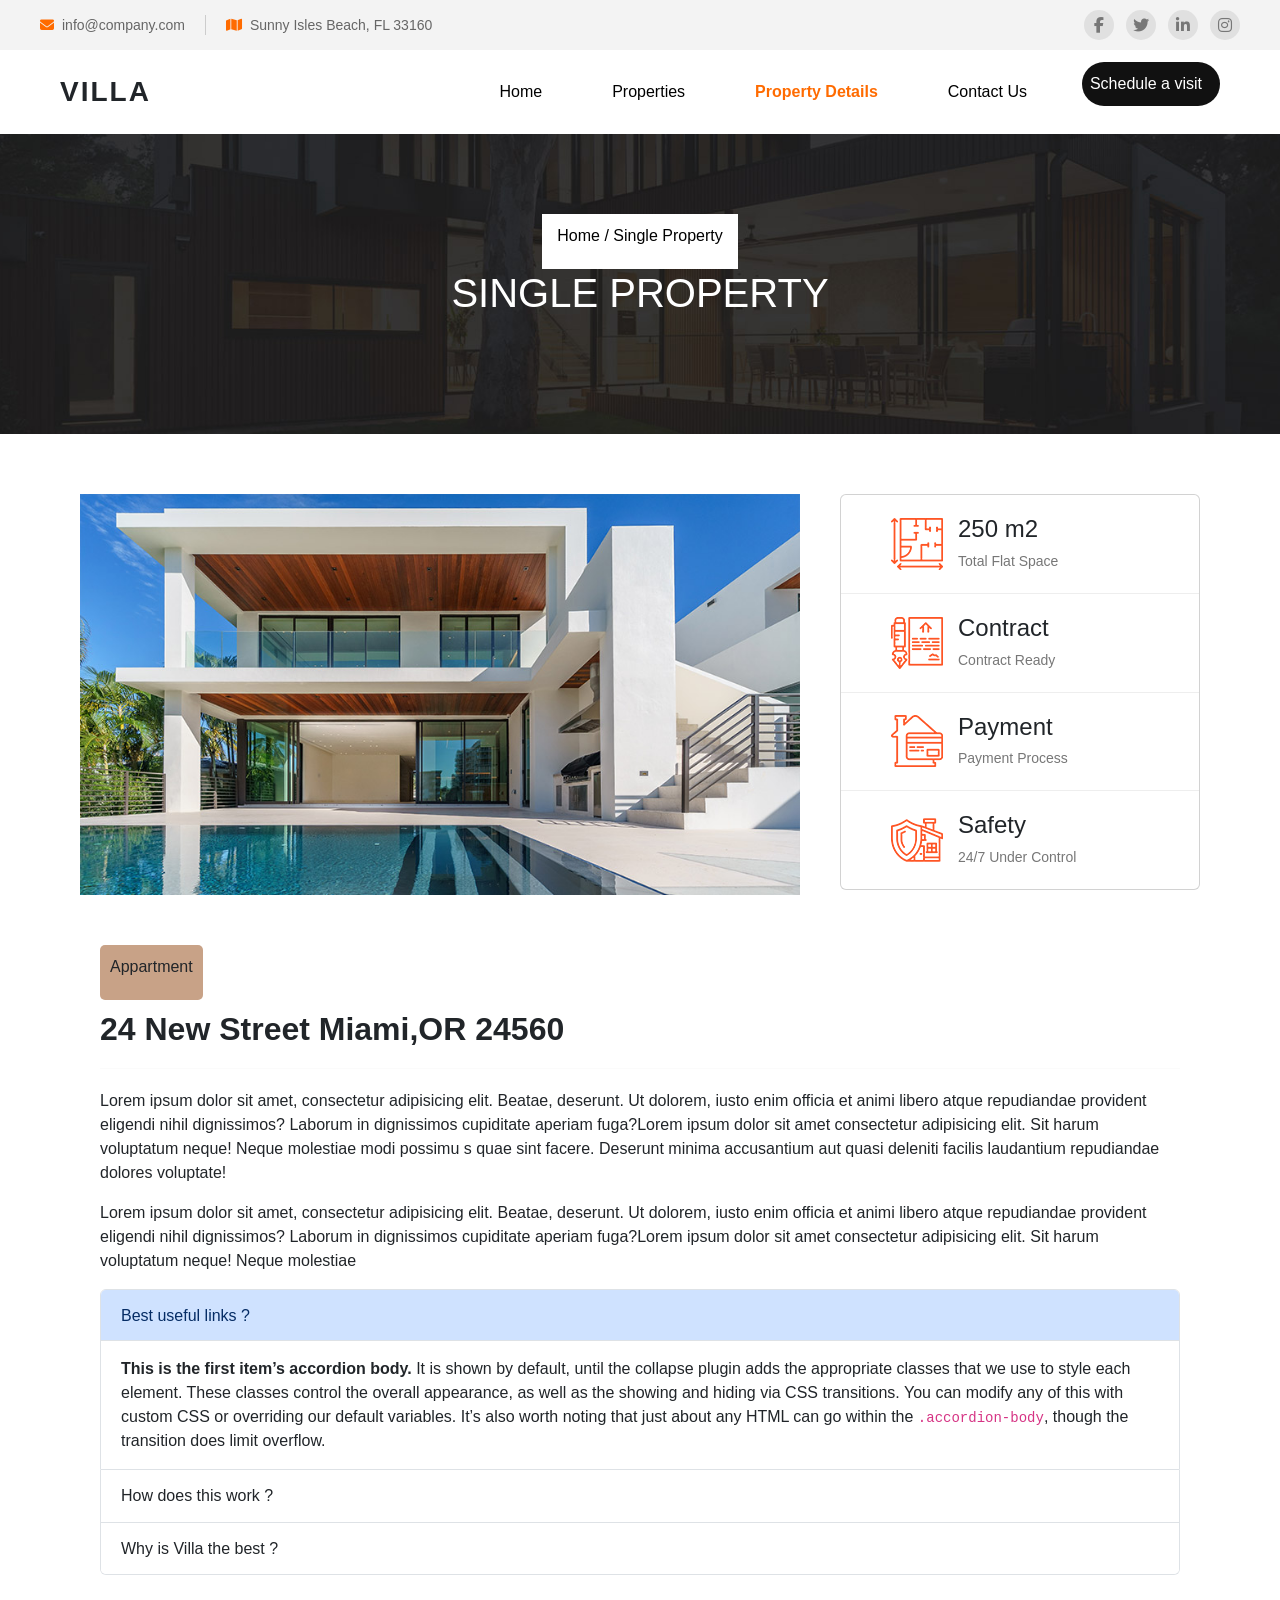
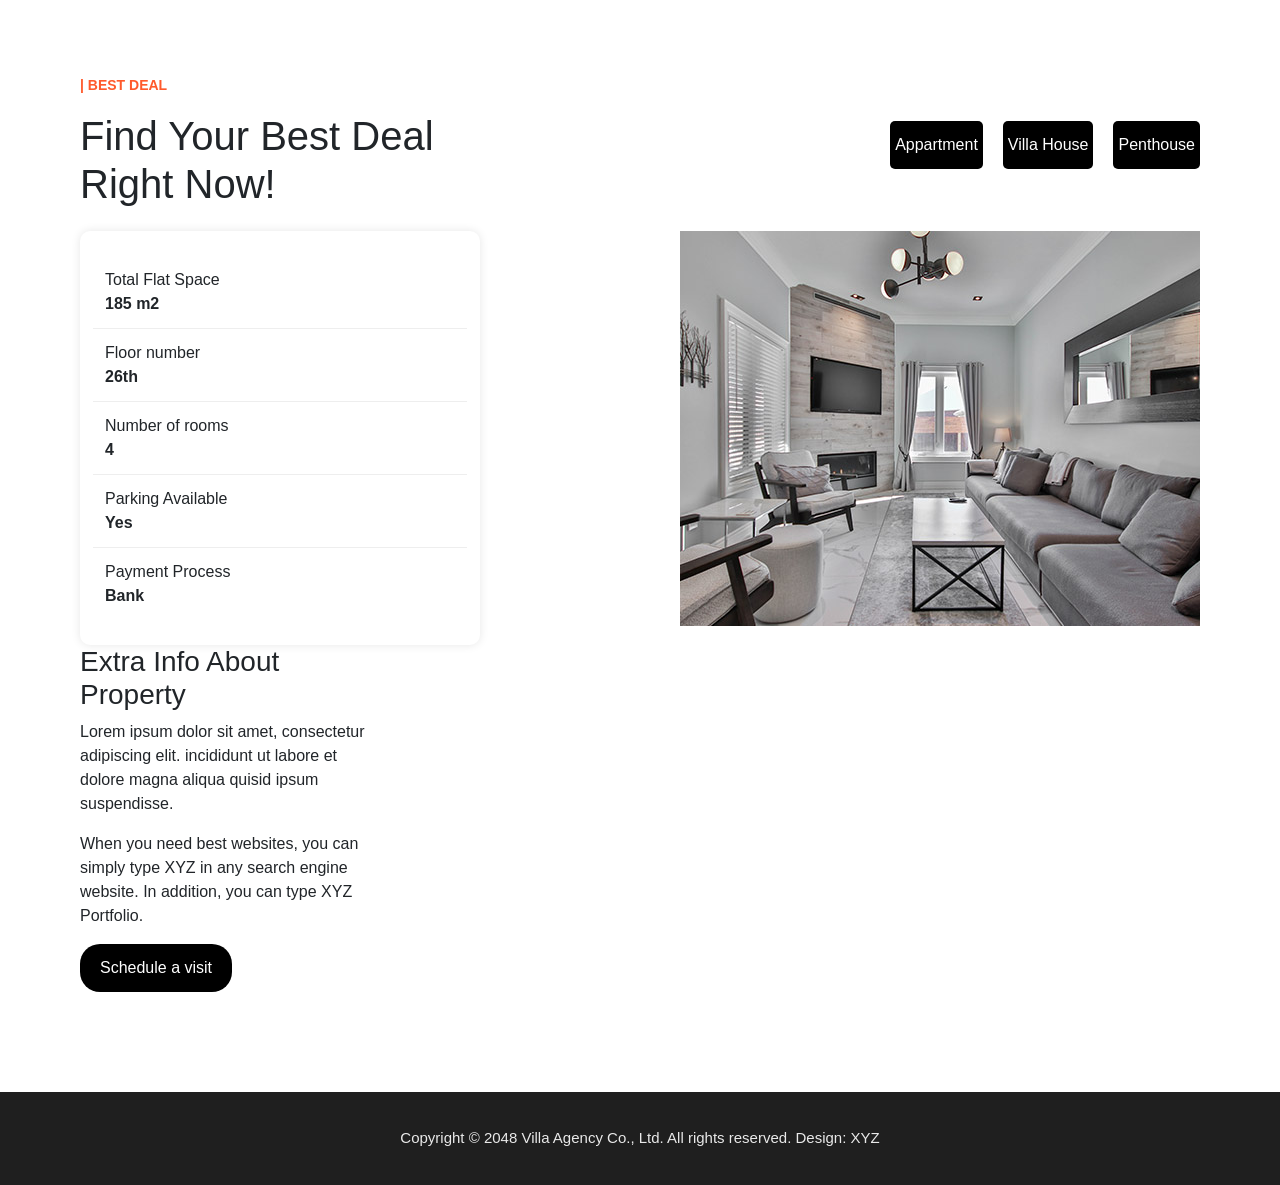
<file: property-details.html>
<!DOCTYPE html>
<html lang="en">

<head>
  <meta charset="UTF-8">
  <meta name="viewport" content="width=device-width, initial-scale=1.0">
  <title>Property Details</title>
  <link rel="stylesheet" href="https://cdn.jsdelivr.net/npm/bootstrap@5.3.3/dist/css/bootstrap.min.css">
  <link rel="stylesheet" href="https://cdnjs.cloudflare.com/ajax/libs/font-awesome/6.5.0/css/all.min.css">
  <link rel="stylesheet" href="styles.css">

  <script src="https://cdn.jsdelivr.net/npm/bootstrap@5.3.8/dist/js/bootstrap.min.js"
    integrity="sha384-G/EV+4j2dNv+tEPo3++6LCgdCROaejBqfUeNjuKAiuXbjrxilcCdDz6ZAVfHWe1Y"
    crossorigin="anonymous"></script>
</head>

<body>
  <div class="top-navbar">
    <div class="left-section">
      <div class="contact-item">
        <i class="fas fa-envelope"></i>
        <span>info@company.com</span>
      </div>

      <div class="divider"></div>

      <div class="contact-item">
        <i class="fas fa-map"></i>
        <span>Sunny Isles Beach, FL 33160</span>
      </div>
    </div>

    <div class="right-section">
      <a href="#"><i class="fab fa-facebook-f"></i></a>
      <a href="#"><i class="fab fa-twitter"></i></a>
      <a href="#"><i class="fab fa-linkedin-in"></i></a>
      <a href="#"><i class="fab fa-instagram"></i></a>
    </div>
  </div>
  <div>
    <header class="main-header">
      <div class="logo">VILLA</div>

      <nav class="nav-menu">
        <a href="index.html" class="nav-menu nav-link">Home</a>
        <a href="properties.html" class="nav-menu nav-link">Properties</a>
        <a href="property-details.html" class="nav-menu nav-link active">Property Details</a>
        <a href="contact-us.html" class="nav-menu nav-link">Contact Us</a>

        <a href="#" class="schedule-btn"> Schedule a visit </a>
      </nav>
  </div>

  <div class="bg-section" style="margin-bottom: 30px;">
    <div class="second-pageheading">
      <p>Home / Single Property</p>
    </div>
    <div class="banner-title2">
      <h1>SINGLE PROPERTY</h1>
    </div>
  </div>

  <section class="featured-single">
    <div class="container-single">
      <div class="left">
        <img src="./Images/single-property.jpg" alt="featured" class="main-img-single" />
      </div>

      <div class="right">
          <div class="card">
            <div class="item">
              <img src="./Images/info-icon-01.png" alt="info-icon-01" />
              <div>
                <h4>250 m2</h4>
                <span>Total Flat Space</span>
              </div>
            </div>

            <div class="item">
              <img src="./Images/info-icon-02.png" alt="info-icon-02" />
              <div>
                <h4>Contract</h4>
                <span>Contract Ready</span>
              </div>
            </div>

            <div class="item">
              <img src="./Images/info-icon-03.png" alt="info-icon-03" />
              <div>
                <h4>Payment</h4>
                <span>Payment Process</span>
              </div>
            </div>

            <div class="item">
              <img src="./Images/info-icon-04.png" alt="info-icon-04" />
              <div>
                <h4>Safety</h4>
                <span>24/7 Under Control</span>
              </div>
            </div>
          </div>
        </div>
  </section>
  <section class="head-single">
    <div class="single-app">
      <p>Appartment</p>
    </div>
    <div class="single-add">
      <h2 style="text-align: left;">24 New Street Miami,OR 24560</h2>
    </div>
    <hr>
    <div>
      <p>Lorem ipsum dolor sit amet, consectetur adipisicing elit. Beatae, deserunt. Ut dolorem, iusto enim officia
        et animi libero atque repudiandae provident eligendi nihil dignissimos? Laborum in dignissimos cupiditate
        aperiam
        fuga?Lorem ipsum dolor sit amet consectetur adipisicing elit. Sit harum voluptatum neque! Neque molestiae modi
        possimu
        s quae sint facere. Deserunt minima accusantium aut quasi deleniti facilis laudantium repudiandae dolores
        voluptate!
      </p>
      <p>
        Lorem ipsum dolor sit amet, consectetur adipisicing elit. Beatae, deserunt. Ut dolorem, iusto enim officia
        et animi libero atque repudiandae provident eligendi nihil dignissimos? Laborum in dignissimos cupiditate
        aperiam
        fuga?Lorem ipsum dolor sit amet consectetur adipisicing elit. Sit harum voluptatum neque! Neque molestiae

      </p>
      <div class="accordion" id="accordionExample">
        <div class="accordion-item">
          <h2 class="accordion-header">
            <button class="accordion-button" type="button" data-bs-toggle="collapse" data-bs-target="#collapseOne"
              aria-expanded="true" aria-controls="collapseOne">
              Best useful links ?
            </button>
          </h2>
          <div id="collapseOne" class="accordion-collapse collapse show" data-bs-parent="#accordionExample">
            <div class="accordion-body">
              <strong>This is the first item’s accordion body.</strong> It is shown by default, until the collapse
              plugin adds the appropriate classes that we use to style each element. These classes control the overall
              appearance, as well as the showing and hiding via CSS transitions. You can modify any of this with custom
              CSS or overriding our default variables. It’s also worth noting that just about any HTML can go within the
              <code>.accordion-body</code>, though the transition does limit overflow.
            </div>
          </div>
        </div>
        <div class="accordion-item">
          <h2 class="accordion-header">
            <button class="accordion-button collapsed" type="button" data-bs-toggle="collapse"
              data-bs-target="#collapseTwo" aria-expanded="false" aria-controls="collapseTwo">
              How does this work ?
            </button>
          </h2>
          <div id="collapseTwo" class="accordion-collapse collapse" data-bs-parent="#accordionExample">
            <div class="accordion-body">
              <strong>This is the second item’s accordion body.</strong> It is hidden by default, until the collapse
              plugin adds the appropriate classes that we use to style each element. These classes control the overall
              appearance, as well as the showing and hiding via CSS transitions. You can modify any of this with custom
              CSS or overriding our default variables. It’s also worth noting that just about any HTML can go within the
              <code>.accordion-body</code>, though the transition does limit overflow.
            </div>
          </div>
        </div>
        <div class="accordion-item">
          <h2 class="accordion-header">
            <button class="accordion-button collapsed" type="button" data-bs-toggle="collapse"
              data-bs-target="#collapseThree" aria-expanded="false" aria-controls="collapseThree">
              Why is Villa the best ?
            </button>
          </h2>
          <div id="collapseThree" class="accordion-collapse collapse" data-bs-parent="#accordionExample">
            <div class="accordion-body">
              <strong>This is the third item’s accordion body.</strong> It is hidden by default, until the collapse
              plugin adds the appropriate classes that we use to style each element. These classes control the overall
              appearance, as well as the showing and hiding via CSS transitions. You can modify any of this with custom
              CSS or overriding our default variables. It’s also worth noting that just about any HTML can go within the
              <code>.accordion-body</code>, though the transition does limit overflow.
            </div>
          </div>
        </div>
      </div>
    </div>
  </section>

  <div class="section">
    <div class="top">
      <div class="title">
        <p class="small">| BEST DEAL</p>
        <h1>Find Your Best Deal<br />Right Now!</h1>
      </div>

      <div class="buttons">
        <button>Appartment</button>
        <button>Villa House</button>
        <button>Penthouse</button>
      </div>
    </div>

    <div class="content">
      <div class="info-box">
        <div class="row">
          <span>Total Flat Space</span>
          <b>185 m2</b>
        </div>

        <div class="row">
          <span>Floor number</span>
          <b>26th</b>
        </div>

        <div class="row">
          <span>Number of rooms</span>
          <b>4</b>
        </div>

        <div class="row">
          <span>Parking Available</span>
          <b>Yes</b>
        </div>

        <div class="row">
          <span>Payment Process</span>
          <b>Bank</b>
        </div>
      </div>

      <div class="image deal">
        <img src="./Images/deal-01.jpg" />
      </div>

      <div class="extra">
        <h3>Extra Info About Property</h3>

        <p>
          Lorem ipsum dolor sit amet, consectetur adipiscing elit. incididunt
          ut labore et dolore magna aliqua quisid ipsum suspendisse.
        </p>

        <p>
          When you need best websites, you can simply type XYZ in any search
          engine website. In addition, you can type XYZ Portfolio.
        </p>

        <button class="visit">Schedule a visit</button>
      </div>
    </div>
  </div>
  <footer class="footer-single">
    <p>
      Copyright © 2048 Villa Agency Co., Ltd. All rights reserved.
      Design: XYZ
    </p>
  </footer>
</body>

</html>
</file>
<file: styles.css>
* {
  margin: 0;
  padding: 0;
  box-sizing: border-box;
  font-family: Arial, Helvetica, sans-serif;
}

body {
  overflow-x: hidden;
}

/*nav bar*/

.top-navbar {
  background-color: #f3f3f3;
  padding: 10px 40px;
  display: flex;
  justify-content: space-between;
  align-items: center;
}

/*contact items*/

.left-section {
  display: flex;
  align-items: center;
  gap: 20px;
}

.contact-item {
  display: flex;
  align-items: center;
  gap: 8px;
  color: #666;
  font-size: 14px;
}

.contact-item i {
  color: #ff6b00;
}

.divider {
  width: 1px;
  height: 20px;
  background-color: #ccc;
}

/*socialmedia links*/

.right-section {
  display: flex;
  gap: 12px;
}

.right-section a {
  width: 30px;
  height: 30px;
  background-color: #e0e0e0;
  border-radius: 50%;
  display: flex;
  align-items: center;
  justify-content: center;
  text-decoration: none;
  color: #777;
  transition: 0.3s;
}

.right-section a:hover {
  background-color: #ff6b00;
  color: white;
}

/*header*/

.main-header {
  background: #ffffff;
  padding: 20px 60px;
  display: flex;
  align-items: center;
  justify-content: space-between;
}

/*logo*/

.logo {
  font-size: 28px;
  font-weight: 700;
  letter-spacing: 2px;
}

/*nav bar*/

.nav-menu {
  display: flex;
  gap: 40px;
  justify-content: flex-end;
}

.nav-menu a {
  text-decoration: none;
  font-size: 16px;
  font-weight: 500;
  transition: 0.3s;
}

.nav-menu {
  color: black;
}

.nav-menu a:hover {
  color: #ff6b00;
}

.nav-menu a::after {
  color: #ff6b00;
}

.schedule-btn {
  display: flex;
  align-items: center;
  text-decoration: none;
  background: #111;
  color: #fff;
  padding: 8px 18px 8px 8px;
  border-radius: 30px;
  font-size: 14px;
  gap: 10px;
  transition: 0.3s;
  position: relative;
  top: -8px;
}

.schedule-btn:hover {
  color: #ff6b00;
}

/*banner*/

.custom-caption {
  top: 50%;
  left: 8%;
  transform: translateY(-50%);
  bottom: auto;
  right: auto;
  text-align: left;
}

.location-badge {
  background: white;
  color: black;
  padding: 6px 15px;
  font-size: 14px;
  border-radius: 4px;
  display: inline-block;
  margin-bottom: 20px;
}

.highlight {
  color: #ff6b00;
  font-weight: 600;
}

.banner-title {
  font-size: 60px;
  font-weight: 800;
  color: white;
  line-height: 1.2;
}

/*featured part*/

@media (max-width: 992px) {
  .container {
    flex-direction: column;
  }

  .floating-icon {
    left: 20px;
  }
}
.featured {
  background: #f5f5f5;
  padding: 80px 0;
}

.container {
  width: 90%;
  max-width: 1200px;
  margin: auto;
  display: flex;
  gap: 50px;
  align-items: center;
}

.left {
  position: relative;
  flex: 1;
}

.main-img {
  width: 100%;
  border-radius: 10px;
}

.floating-icon {
  position: absolute;
  bottom: -30px;
  left: -20px;
  width: 90px;
  height: 90px;
  background: #ff6b00;
  border-radius: 50%;
  display: flex;
  align-items: center;
  justify-content: center;
}

.center {
  flex: 1.2;
}

.label {
  color: #ff6b00;
  font-weight: 600;
  font-size: 14px;
  margin-bottom: 10px;
}

.center h2 {
  font-size: 36px;
  font-weight: 800;
  margin-bottom: 30px;
}

.info-box {
  background: #eeeeee;
  padding: 25px;
  border-radius: 10px;
}

.info-title {
  color: #ff6b00;
  font-weight: 600;
  margin-bottom: 15px;
}

.info-text {
  font-size: 14px;
  color: #555;
  line-height: 1.6;
}

.blue {
  color: #007bff;
}

.link {
  font-weight: 500;
  margin: 15px 0;
  cursor: pointer;
}

.right {
  flex: 0.9;
}

.container .card {
  background: white;
  padding: 30px;
  border-radius: 15px;
  box-shadow: 0 15px 40px rgba(0, 0, 0, 0.05);
}

.item {
  display: flex;
  gap: 15px;
  align-items: center;
  padding: 20px 0;
  border-bottom: 1px solid #eee;
}

.item:last-child {
  border-bottom: none;
}

.item h4 {
  margin-bottom: 5px;
}

.item span {
  color: #777;
  font-size: 14px;
}

/*video on top of background*/

.video-section {
  background-image: url("./Images/video-bg.jpg");
  background-size: cover;
  background-position: center;
  padding: 80px 20px;
  color: white;
  height: 500px;
}

.small-title {
  color: orange;
  font-weight: bold;
  text-align: center;
}

.small-title-2 {
  text-align: center;
}

.video-box {
  position: relative;
  top: 50px;
  width: 1000px;
  height: 500px;
  margin: 40px auto;
}

.video-box img {
  width: 100%;
  border-radius: 10px;
}

.play-button {
  position: absolute;
  top: 50%;
  left: 50%;
  transform: translate(-50%, -50%);
  width: 70px;
  height: 70px;
  background: white;
  border-radius: 50%;
  display: flex;
  align-items: center;
  justify-content: center;
  color: #f35525;
  font-size: 22px;
  cursor: pointer;
  z-index: 2;
}

/* glowing ring around button */
.play-button::before {
  content: "";
  position: absolute;
  width: 95px;
  height: 95px;
  border-radius: 50%;
  background: rgba(243, 85, 37, 0.3);
  z-index: -2;
}

/*stats*/

.stats {
  margin-top: 300px;
  display: flex;
  justify-content: space-around;
}

.stat {
  display: inline-block;
  background: #ffe9e3;
  padding: 20px 40px;
  margin: 40px;
  border-radius: 8px;
  position: relative;
  width: auto;
}

.stat h2 {
  color: #f35525;
  margin: 0;
  font-weight: bold;
}

.dot {
  width: 30px;
  height: 30px;
  background: #f35525;
  border-radius: 50%;
  position: absolute;
  top: -8px;
  right: -8px;
}

/*best deals*/

.section {
  padding: 150px;
}

.top {
  display: flex;
  justify-content: space-between;
  align-items: center;
  margin-bottom: 40px;
}

.small {
  color: #ff5a2c;
  font-weight: bold;
}

.buttons button {
  background: black;
  color: white;
  border: none;
  padding: 12px 5px;
  margin-left: 10px;
  cursor: pointer;
  border-radius: 5px;
}

.buttons button:hover {
  background: #ff5a2c;
}

.content {
  display: flex;
  flex-wrap: wrap;
  justify-content: space-between;
  align-items: flex-start;
}

.info-box {
  background: white;
  padding: 25px;
  border-radius: 10px;
  width: 400px;
  box-shadow: 0 0 10px rgba(0, 0, 0, 0.1);
}

.row {
  display: flex;
  justify-content: space-between;
  padding: 12px 0;
  border-bottom: 1px solid #eee;
}

.row:last-child {
  border: none;
}

.image .deal img {
  width: 420px;
  height: 420px;
  background: #ddd;
}

.extra {
  width: 300px;
}

.extra h3 {
  margin-top: 0;
}

.visit {
  background: black;
  color: white;
  border: none;
  padding: 12px 20px;
  border-radius: 20px;
  cursor: pointer;
}

.visit:hover {
  background: #ff5a2c;
}

html {
  scrollbar-width: none;
}

/*properties card*/

.small-heading {
  color: #ff5a2c;
  font-weight: bold;
  position: relative;
  left: 45%;
}

.properties-title p,
h2 {
  text-align: center;
}

.container {
  display: grid;
  grid-template-columns: repeat(3, 1fr);
  gap: 40px;
  margin-top: 60px;
  margin-bottom: 100px;
}

.container .card {
  background: #fff;
  border-radius: 12px;
  overflow: hidden;
  box-shadow: 0 0 10px rgba(0, 0, 0, 0.05);
}

.image img {
  width: 100%;
  height: auto;
  object-fit: cover;
  display: block;
}

.card-body {
  padding: 25px;
}

.top {
  display: flex;
  justify-content: space-between;
  align-items: center;
  margin-bottom: 15px;
}

.tag {
  background: #f1d6cc;
  padding: 6px 14px;
  border-radius: 6px;
  font-size: 14px;
}

.price {
  color: #ff5a2c;
  font-weight: bold;
  font-size: 20px;
}

.card-body h3 {
  margin-bottom: 20px;
  font-size: 20px;
  color: #222;
}

.details {
  display: grid;
  grid-template-columns: repeat(2, 1fr);
  row-gap: 10px;
  font-size: 15px;
  color: #555;
  margin-bottom: 20px;
}

.details span:nth-child(5) {
  grid-column: span 2;
}

hr {
  border: none;
  border-top: 1px solid #eee;
  margin-bottom: 20px;
}

.container button {
  background: black;
  color: white;
  border: none;
  padding: 12px 20px;
  border-radius: 50%;
  cursor: pointer;
  display: block;
  margin: auto;
  font-size: 14px;
}

/*contact us*/
.contact-section {
  background-image: url("./Images/contact-bg.jpg");
  background-size: cover;
  background-position: center;
  padding: 80px 20px;
  color: white;
  margin-bottom:100px;
  height: 500px;
}

.map-box {
  width: 100%;
  max-width: 500px;
  height: 360px;
  border-radius: 10px;
  overflow: hidden;
}

.map-box iframe {
  width: 100%;
  height: 100%;
  border: 0;
}

.form-box {
  width: 100%;
  background: white;
  padding: 35px;
  border-radius: 12px;
  box-shadow: 0 10px 30px rgba(0, 0, 0, 0.1);
}

.form-box form {
  display: flex;
  flex-direction: column;
}

.form-box label {
  font-size: 14px;
  margin-bottom: 8px;
  margin-top: 10px;
  color: #333;
  font-weight: 500;
}

.form-box input,
.form-box textarea {
  width: 100%;
  padding: 14px 18px;
  border: none;
  background: #f5f5f5;
  border-radius: 25px;
  font-size: 14px;
  outline: none;
  margin-bottom: 10px;
}

.form-box textarea {
  height: 120px;
  border-radius: 15px;
  resize: none;
}

.form-box button {
  margin-top: 15px;
  padding: 12px 22px;
  background: #1a1a1a;
  color: white;
  border: none;
  border-radius: 25px;
  font-size: 14px;
  font-weight: 600;
  cursor: pointer;
  width: 140px;
}

.form-box button:hover {
  background: #ff5a3c;
}

.contact-info {
  display: flex;
  gap: 40px;
  justify-content: center;
  margin-top: 40px;
}

.info-card {
  display: flex;
  align-items: center;
  gap: 18px;
  background: white;
  padding: 22px 30px;
  border-radius: 10px;
  box-shadow: 0 6px 15px rgba(0, 0, 0, 0.08);
  width: 260px;
}

.icon {
  width: 40px;
  height: 40px;
  object-fit: contain;
}

.info-text h3 {
  font-size: 16px;
  font-weight: 600;
  margin: 0;
  color: #222;
}

.info-text p {
  font-size: 13px;
  color: #888;
  margin-top: 4px;
}

.info-phone-email {
  margin-top: 40px;
  display: flex;
  justify-content: center;
}

/*footer*/

.footer {
  background: #1f1f1f;
  color: #ffffff;
  text-align: center;
  padding: 35px 20px;
  font-size: 15px;
  position: relative;
  top: 350px;
}

.footer p {
  margin: 0;
  opacity: 0.9;
}

.bg-section {
  background-image: url("./Images/page-heading-bg.jpg");
  background-size: cover;
  background-position: center;
  padding: 80px 20px;
  color: white;
  height: 300px;
  text-align: center;
}

.second-pageheading {
  display: inline-block;
  color: black;
  background-color: white;
  padding: 10px 15px;
  padding-bottom: 5px;
}

.banner-title2 {
  font-weight: 800;
  font-size: 60px;
  font:
    60px Arieal,
    Helvetica,
    sans-sarif;
  margin-bottom: 100px;
}

.proper-button {
  display: grid;
  justify-content: center;
}

.button-proper {
  background-color: orangered;
  border-radius: 5px;
  padding: 10px 15px;
  border: none;
  color: white;
}

.pro-button {
  background-color: #111;
  color: white;
  padding: 10px 15px;
  border-radius: 5px;
}

.pro-buttons {
  width: 40px;
  height: 40px;
  border-radius: 50%;
  background: black;
  color: white;
  border: none;
}

.container-single {
  display: grid;
  grid-template-columns: 2fr 1fr;
  justify-content: space-between;
  column-gap: 30px;
  margin-top: 30px;
  margin-bottom: 50px;
  padding: 0 100px;
}

.main-img-single {
  width: 100%;
  height: auto;
}

.head-single {
  margin-left: 100px;
  margin-right: 500px;
}

.single-app {
  display: inline-block;
  background-color: #c8a287;
  border-radius: 5px;
  padding: 10px;
  padding-bottom: 5px;
}

.single-add h2 {
  text-align: left;
  font-weight: bold;
  margin-top: 10px;
  margin-bottom: 20px;
}

.accordion-button::after {
  display: none !important;
}

.accordion-button:not(.collapsed)::after {
  display: none !important;
}

.parent-con {
  margin-left: 100px;
  margin-right: 100px;
  display: flex;
  justify-content: space-between;
  gap: 40px;
  max-width: 1200px;
  margin: auto;
  padding: 40px 20px;
  margin-bottom: 80px;
}

.title-con {
  color: orangered;
}

.subtitle-con {
  text-align: left;
  margin-bottom: 40px;
  font-size: 40px;
  line-height: 56px;
  font-weight: 700;
  text-transform: capitalize;
}

.child1-con {
  display: flex;
  flex-direction: column;
}

.contact-info-con {
  display: flex;
  gap: 40px;
  justify-content: center;
  margin-top: 40px;
  flex-wrap: wrap;
}

.map-container {
  width: 85%;
  height: 520px;
  margin: auto;
  border-radius: 12px;
  overflow: hidden;
}

.footer-con {
  background: #1f1f1f;
  color: #ffffff;
  text-align: center;
  padding: 35px 20px;
  font-size: 15px;
  margin-top: 140px;
}

.footer-con p {
  margin: 0;
  opacity: 0.9;
}

.footer-single {
  background: #1f1f1f;
  color: #ffffff;
  text-align: center;
  padding: 35px 20px;
  font-size: 15px;
}

.footer-single p {
  margin: 0;
  opacity: 0.9;
}

.footer-pro {
  background: black;
  color: white;
  text-align: center;
  padding: 35px 20px;
  font-size: 15px;
  position: relative;
  top: 70px;
}

.footer-pro p {
  margin: 0;
  opacity: 0.9;
}

.container-single .item {
  padding-left: 50px;
}

/* contact form changes*/

.child1-con,
.child2-con {
  flex: 1;
}

/*map changes*/

.maps {
  margin-top: 40px;
}

/* Responsive page changes */

img {
  max-width: 100%;
  height: auto;
}

.video-box {
  width: 100%;
  max-width: 1000px;
  height: auto;
}

.video-box img {
  width: 100%;
}

/* Featured section */

@media (max-width: 992px) {
  .container {
    display: flex;
    flex-direction: column;
    gap: 30px;
  }

  .left,
  .center,
  .right {
    width: 100%;
  }

  .center h2 {
    font-size: 28px;
  }
}

/* Stat section */

@media (max-width: 768px) {
  .stats {
    flex-direction: column;
    align-items: center;
    margin-top: 100px;
  }

  .stat {
    width: 80%;
    margin: 15px 0;
  }
}

/* Best Deal section */

@media (max-width: 992px) {
  .section {
    padding: 60px 20px;
  }

  .top {
    flex-direction: column;
    gap: 20px;
    text-align: center;
  }

  .content {
    flex-direction: column;
    align-items: center;
    gap: 30px;
  }

  .info-box,
  .extra {
    width: 100%;
  }
}

/* Properties Card */

.container {
  grid-template-columns: repeat(3, 1fr);
}

.container {
  display: grid;
  grid-template-columns: repeat(auto-fit, minmax(280px, 1fr));
  gap: 40px;
}

/* Contact Form */

@media (max-width: 992px) {
  .map-box {
    width: 100%;
    left: 0;
    top: 0;
    margin-bottom: 30px;
  }

  .form-box {
    width: 100%;
    left: 0;
    top: 0;
  }

  .contact-info {
    flex-direction: column;
    align-items: center;
  }

  .contact-section {
    height: auto;
    padding: 60px 20px;
  }

  @media (max-width: 768px) {
    .parent-con {
      flex-direction: column;
    }

    .child1-con,
    .child2-con {
      width: 100%;
    }

    .subtitle-con {
      font-size: 32px;
      line-height: 42px;
    }
  }
}

/* Nav Bar */

@media (max-width: 768px) {
  .top-navbar {
    flex-direction: column;
    gap: 10px;
    text-align: center;
  }

  .main-header {
    flex-direction: column;
    gap: 20px;
    padding: 20px;
  }

  .nav-menu {
    flex-wrap: wrap;
    justify-content: center;
    gap: 20px;
  }

  .schedule-btn {
    top: 0;
  }

  .banner-title {
    font-size: 36px;
  }
}

/* Property details changes for responsive */

/* ===== SINGLE PROPERTY SECTION ===== */

.container-single {
  display: grid;
  grid-template-columns: 2fr 1fr;
  gap: 40px;
  padding: 0 80px;
}

@media (max-width: 992px) {
  .container-single {
    grid-template-columns: 1fr;
    padding: 0 30px;
  }

  .right {
    margin-top: 30px;
  }
}

/* ===== PROPERTY TEXT SECTION ===== */

.head-single {
  margin-left: 100px;
  margin-right: 100px;
}

@media (max-width: 992px) {
  .head-single {
    margin-left: 30px;
    margin-right: 30px;
  }
}

/* ===== BEST DEAL SECTION ===== */

.section {
  padding: 100px 80px;
}

@media (max-width: 992px) {
  .section {
    padding: 60px 20px;
  }

  .top {
    flex-direction: column;
    gap: 20px;
    text-align: center;
  }

  .content {
    flex-direction: column;
    gap: 30px;
  }

  .info-box,
  .extra {
    width: 100%;
  }

  .image.deal img {
    width: 100%;
    height: auto;
  }
}

/* ===== NAVBAR ===== */

@media (max-width: 768px) {
  .top-navbar {
    flex-direction: column;
    gap: 10px;
    text-align: center;
  }

  .main-header {
    flex-direction: column;
    gap: 20px;
    padding: 20px;
  }

  .nav-menu {
    flex-wrap: wrap;
    justify-content: center;
    gap: 15px;
  }
}

/* ===== BANNER ===== */

@media (max-width: 768px) {
  .banner-title2 {
    font-size: 36px;
  }

  .bg-section {
    height: auto;
    padding: 60px 20px;
  }
}

/* ===== IMAGE FIX ===== */

img {
  max-width: 100%;
  height: auto;
  display: block;
}

/* ===== BUTTON GROUP ===== */

.buttons {
  display: flex;
  flex-wrap: wrap;
  gap: 10px;
  justify-content: center;
}

/* ===== CARD INFO ===== */

.info-box {
  width: 100%;
  max-width: 400px;
}

/* ===== EXTRA SECTION ===== */

.extra {
  max-width: 400px;
}

/* Home page accordion change */

/* FEATURED ACCORDION FIX */

.info-box .accordion-item {
  border: none;
  background: white;
  border-bottom: 1px solid #ddd;
}

.info-box .accordion-button {
  background: white;
  color: #222;
  font-weight: 600;
  box-shadow: none;
  padding: 15px;
}

.info-box .accordion-button:not(.collapsed) {
  background: white;
  color: #ff6b00;
  box-shadow: none;
}

.info-box .accordion-body {
  background: white;
  font-size: 14px;
  line-height: 1.6;
}

/* remove bootstrap arrow */
.info-box .accordion-button::after {
  display: none;
}

/* map box and form box change */

.contact-container {
display:flex;
justify-content:center;
gap:40px;
align-items:flex-start;
flex-wrap:wrap;
margin-top:-150px;
position:relative;
z-index:2;

}

.map-box {
width:100%;
max-width:600px;

}

.form-box {
  width: 450px;
}

.contact-container {
  display: flex;
  justify-content: center;
  gap: 40px;
  align-items: flex-start;
  flex-wrap: wrap;
  margin-top: 50px;
}

.map-area {
  display: flex;
  flex-direction: column;
  gap: 25px;
  max-width: 500px;
  width: 100%;
}

.map-box {
  width: 100%;
  height: 360px;
  border-radius: 10px;
  overflow: hidden;
}

.map-box iframe {
  width: 100%;
  height: 100%;
  border: 0;
}

.contact-info {
  display: flex;
  gap: 20px;
}

.info-card {
  flex: 1;
}

/* nav link highlight */

.nav-link {
  text-decoration: none;
  color: black;
  padding: 10px 15px;
}

.nav-link.active {
  color: #ff6b00;
  font-weight: 600;
}


body{
  display:flex;
  flex-direction:column;
  min-height:100vh;
}

footer{
  margin-top:auto;
}
</file>
